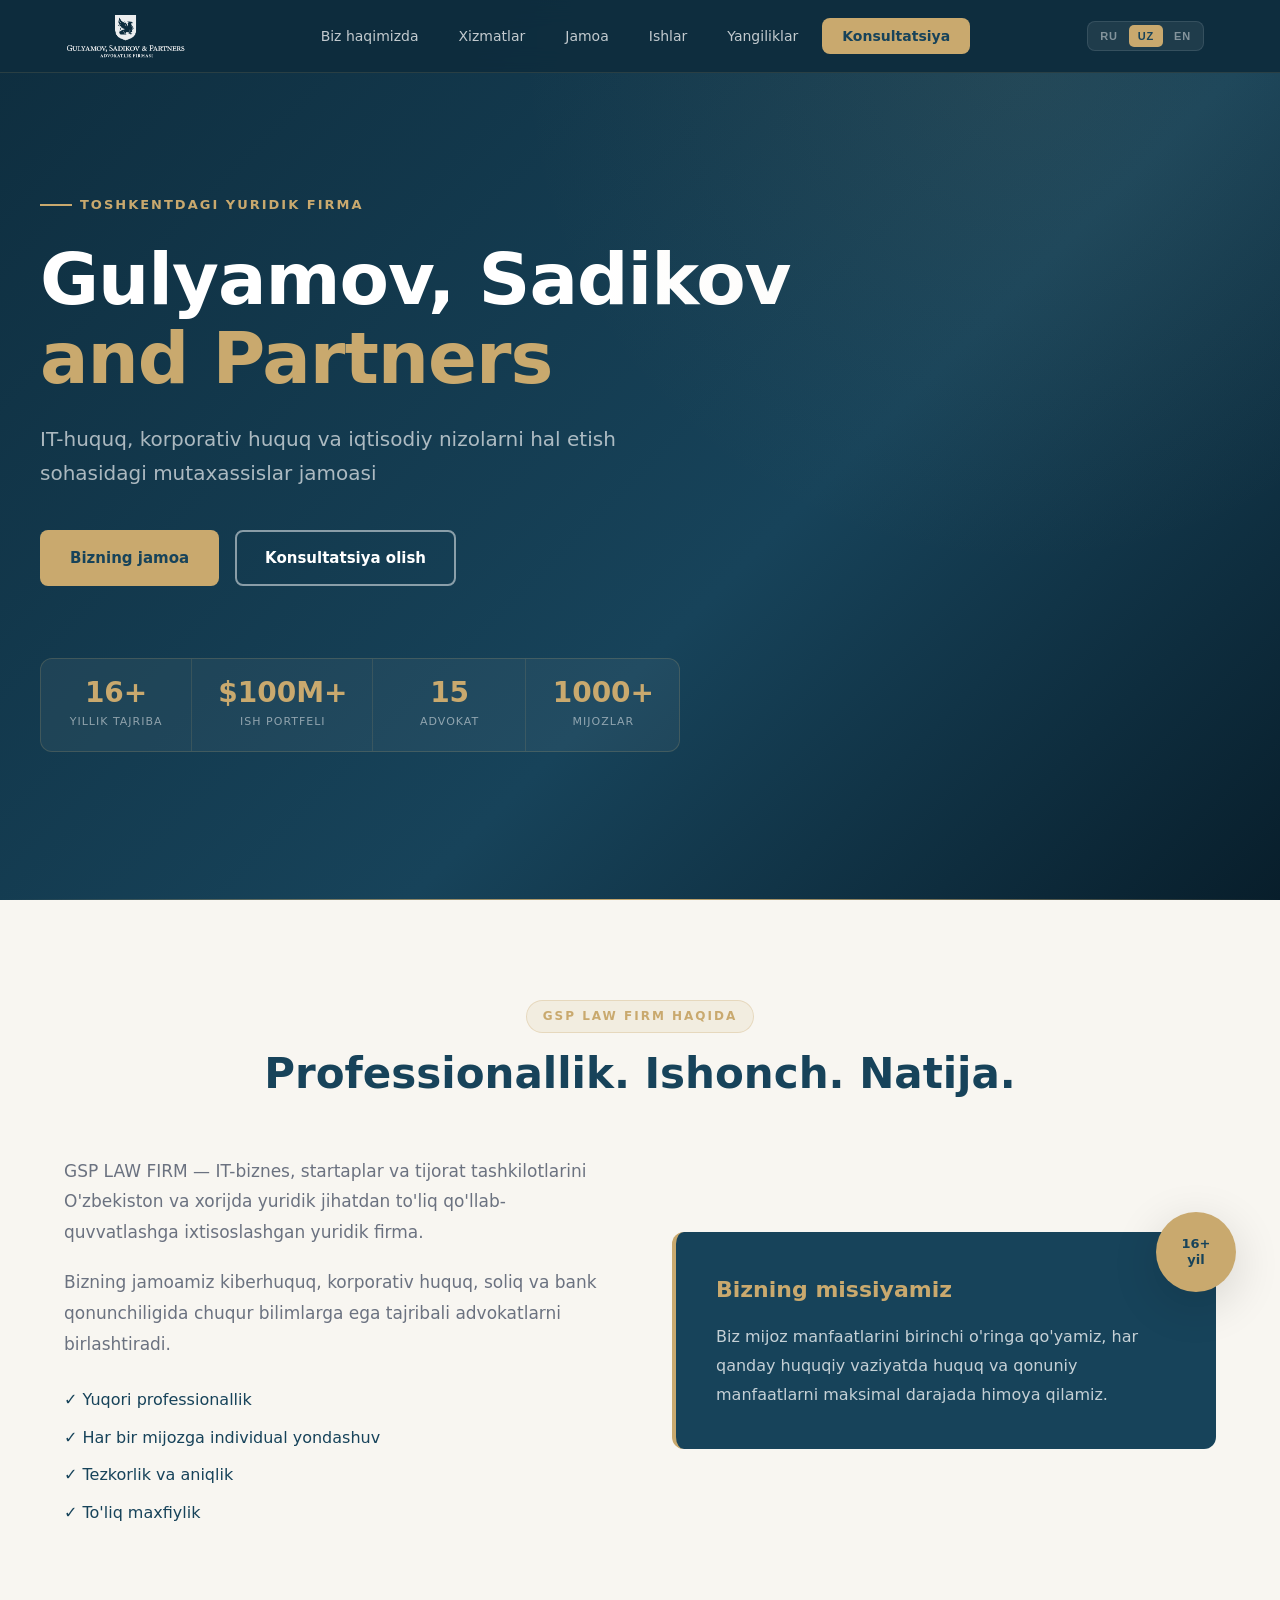
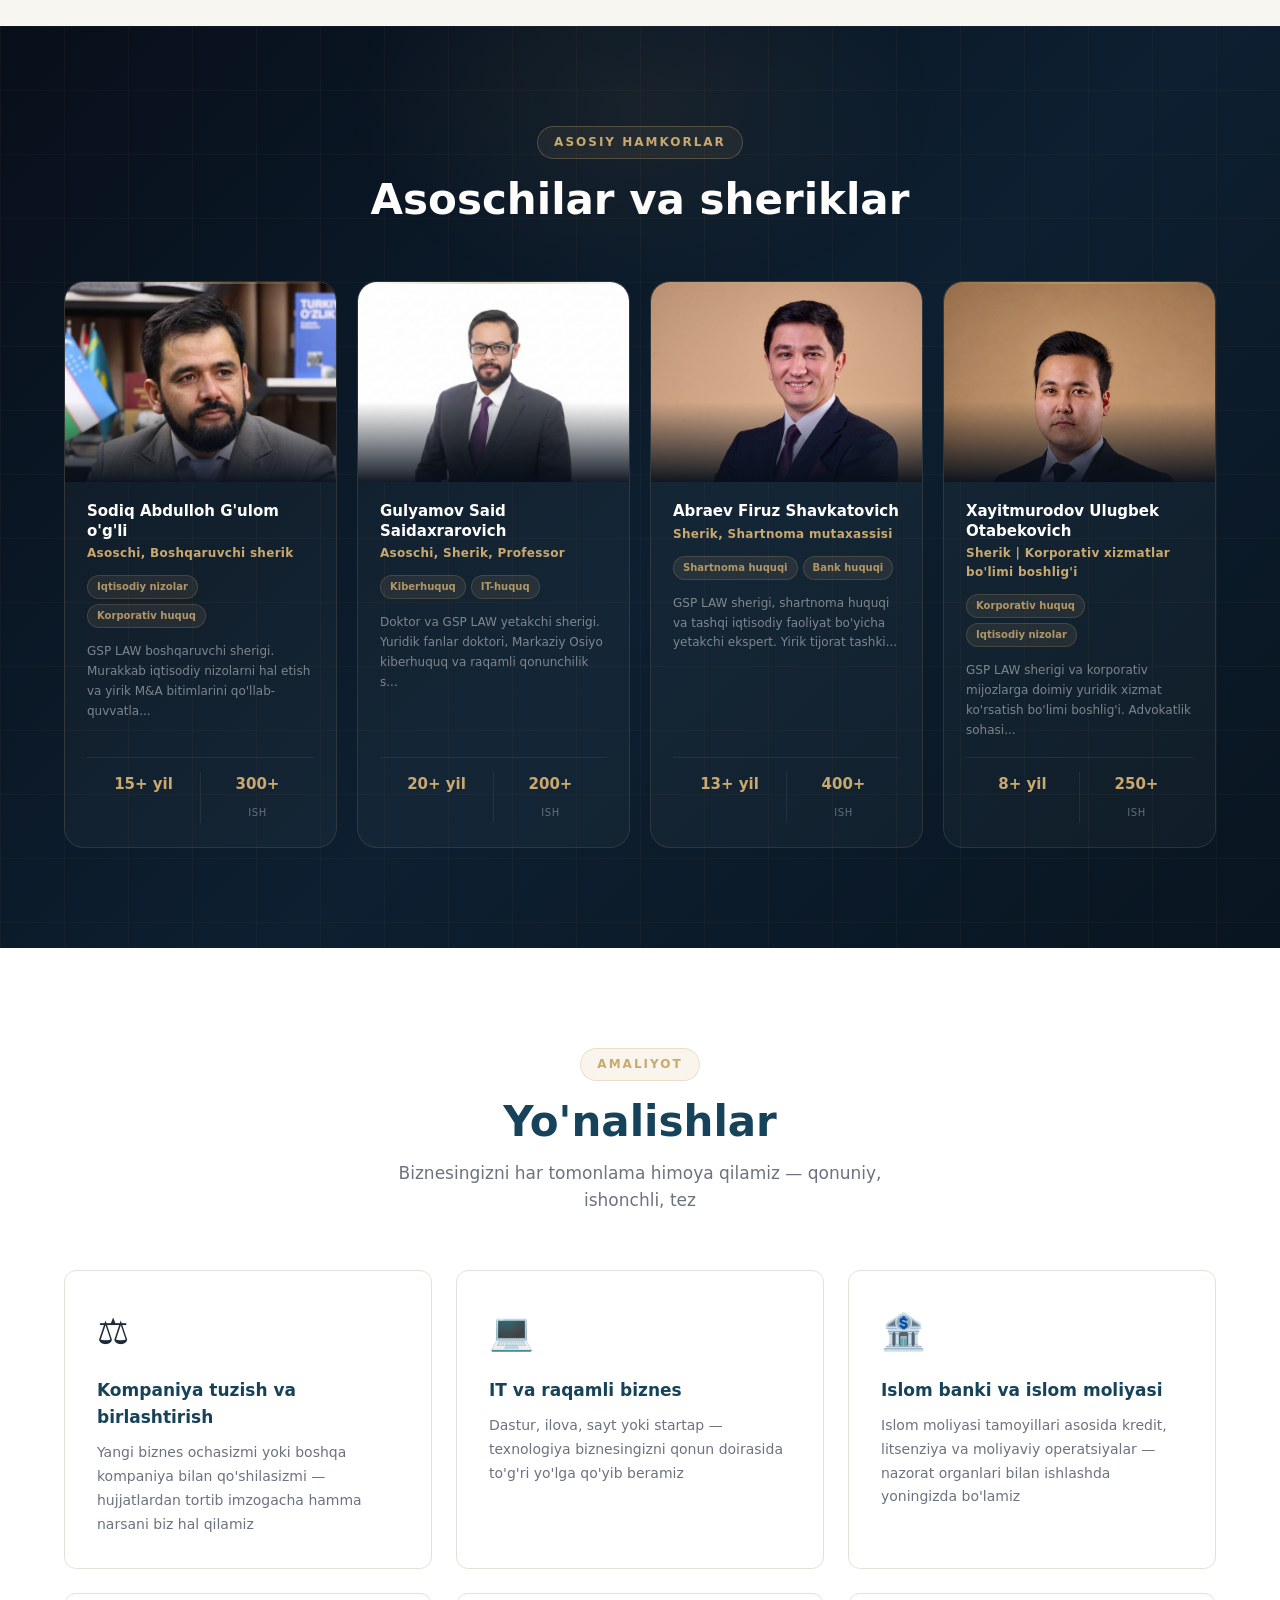
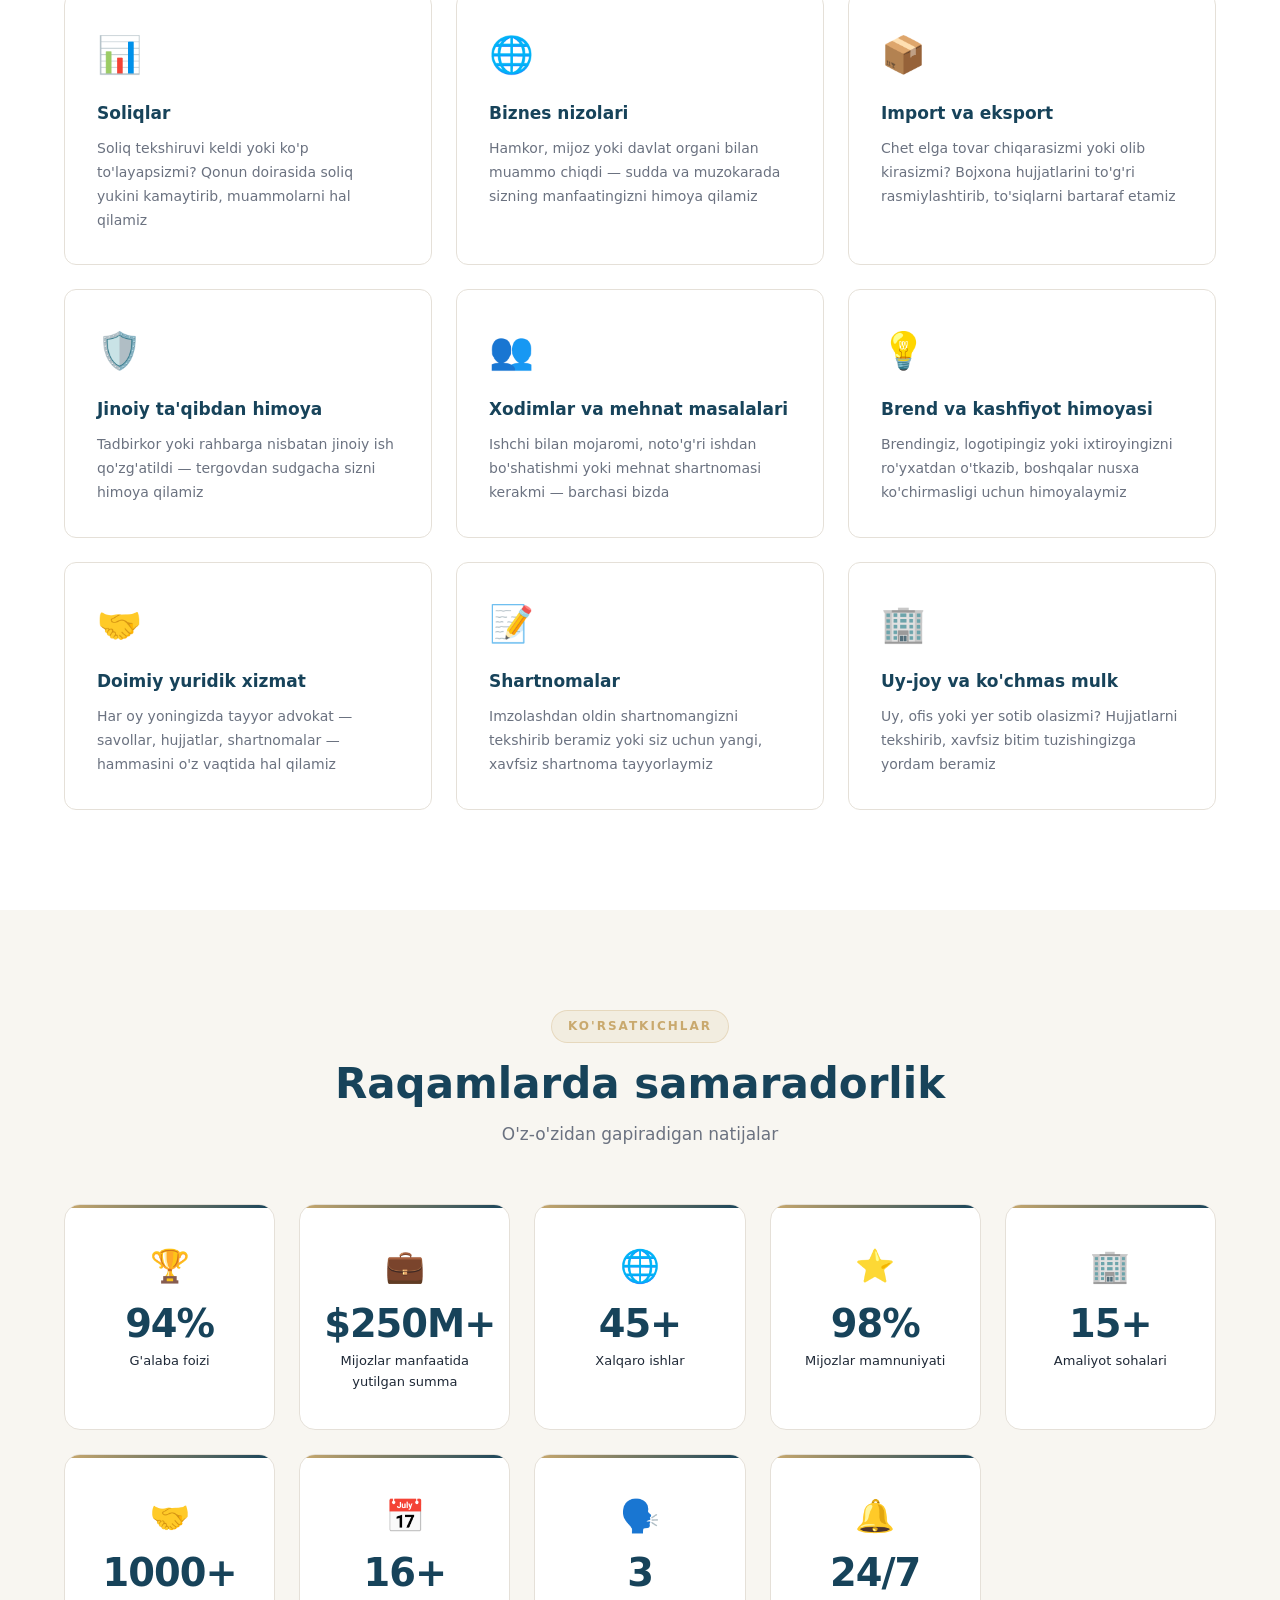
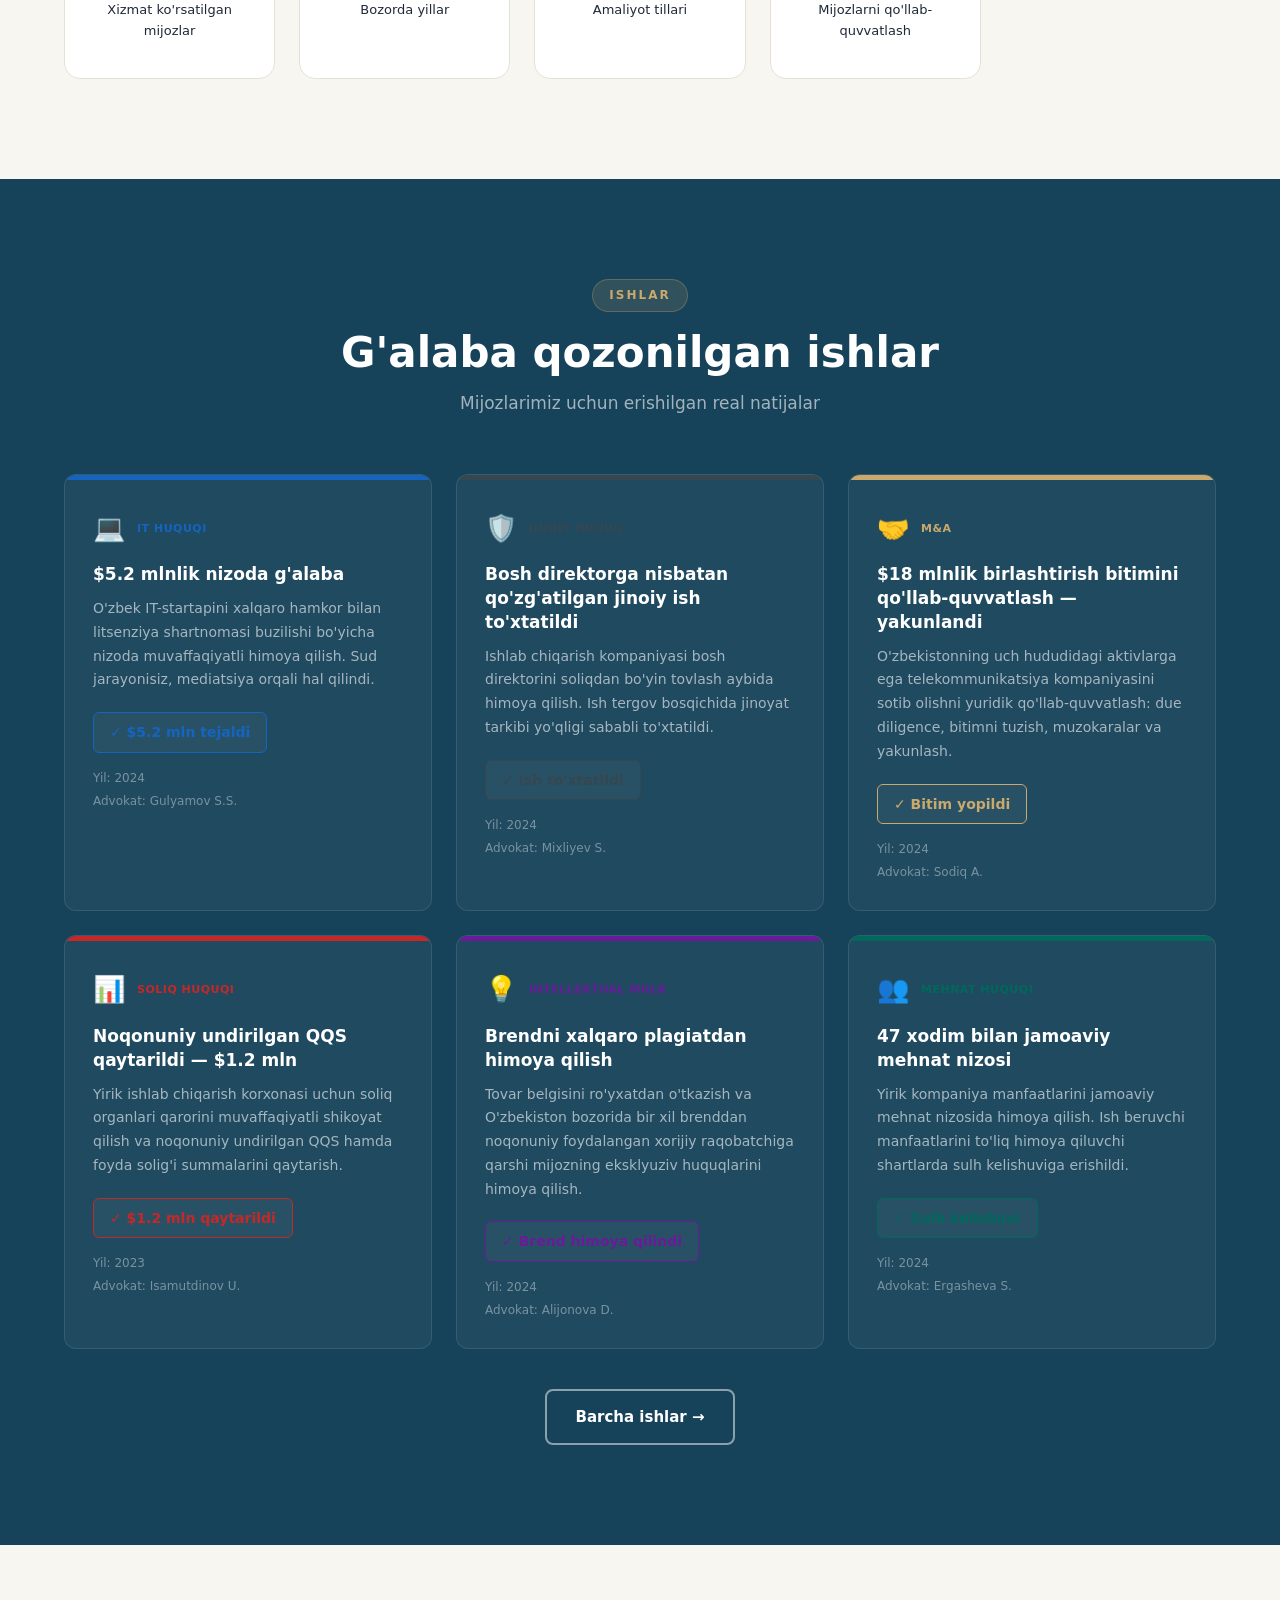
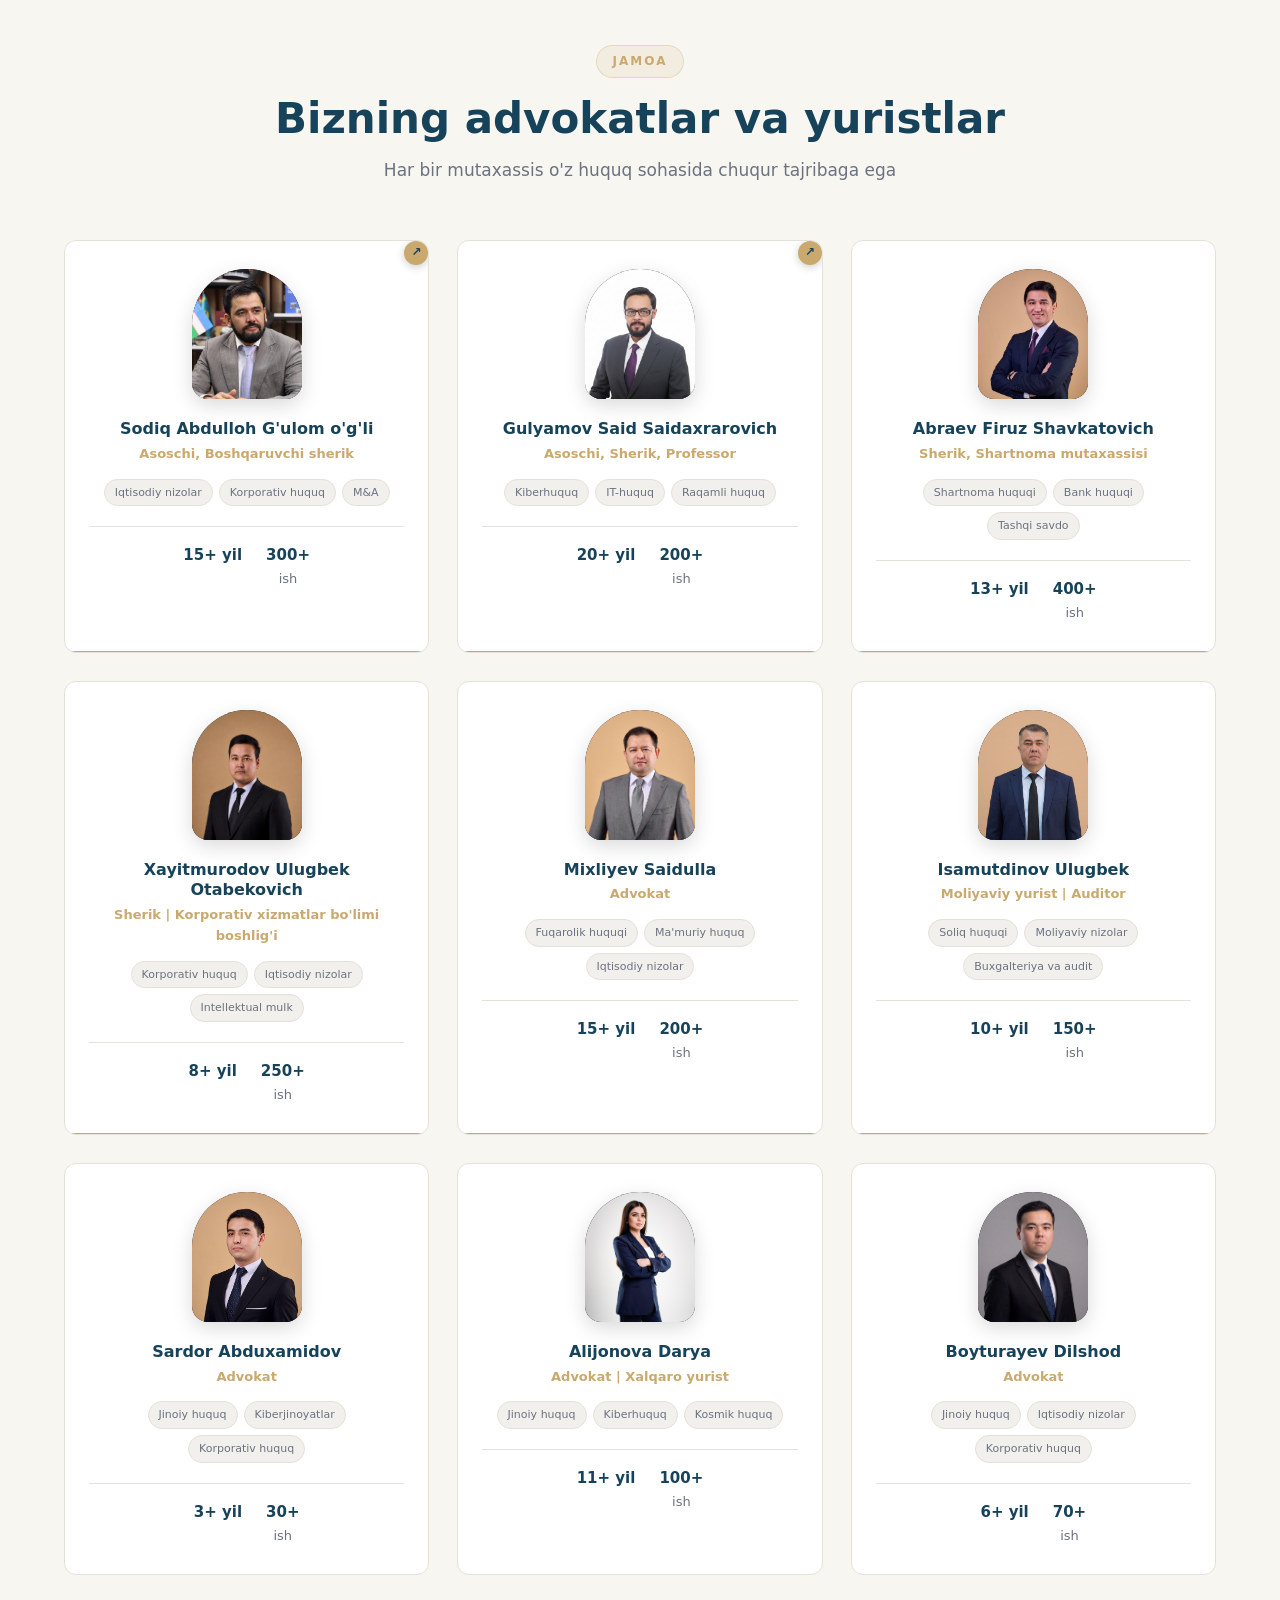
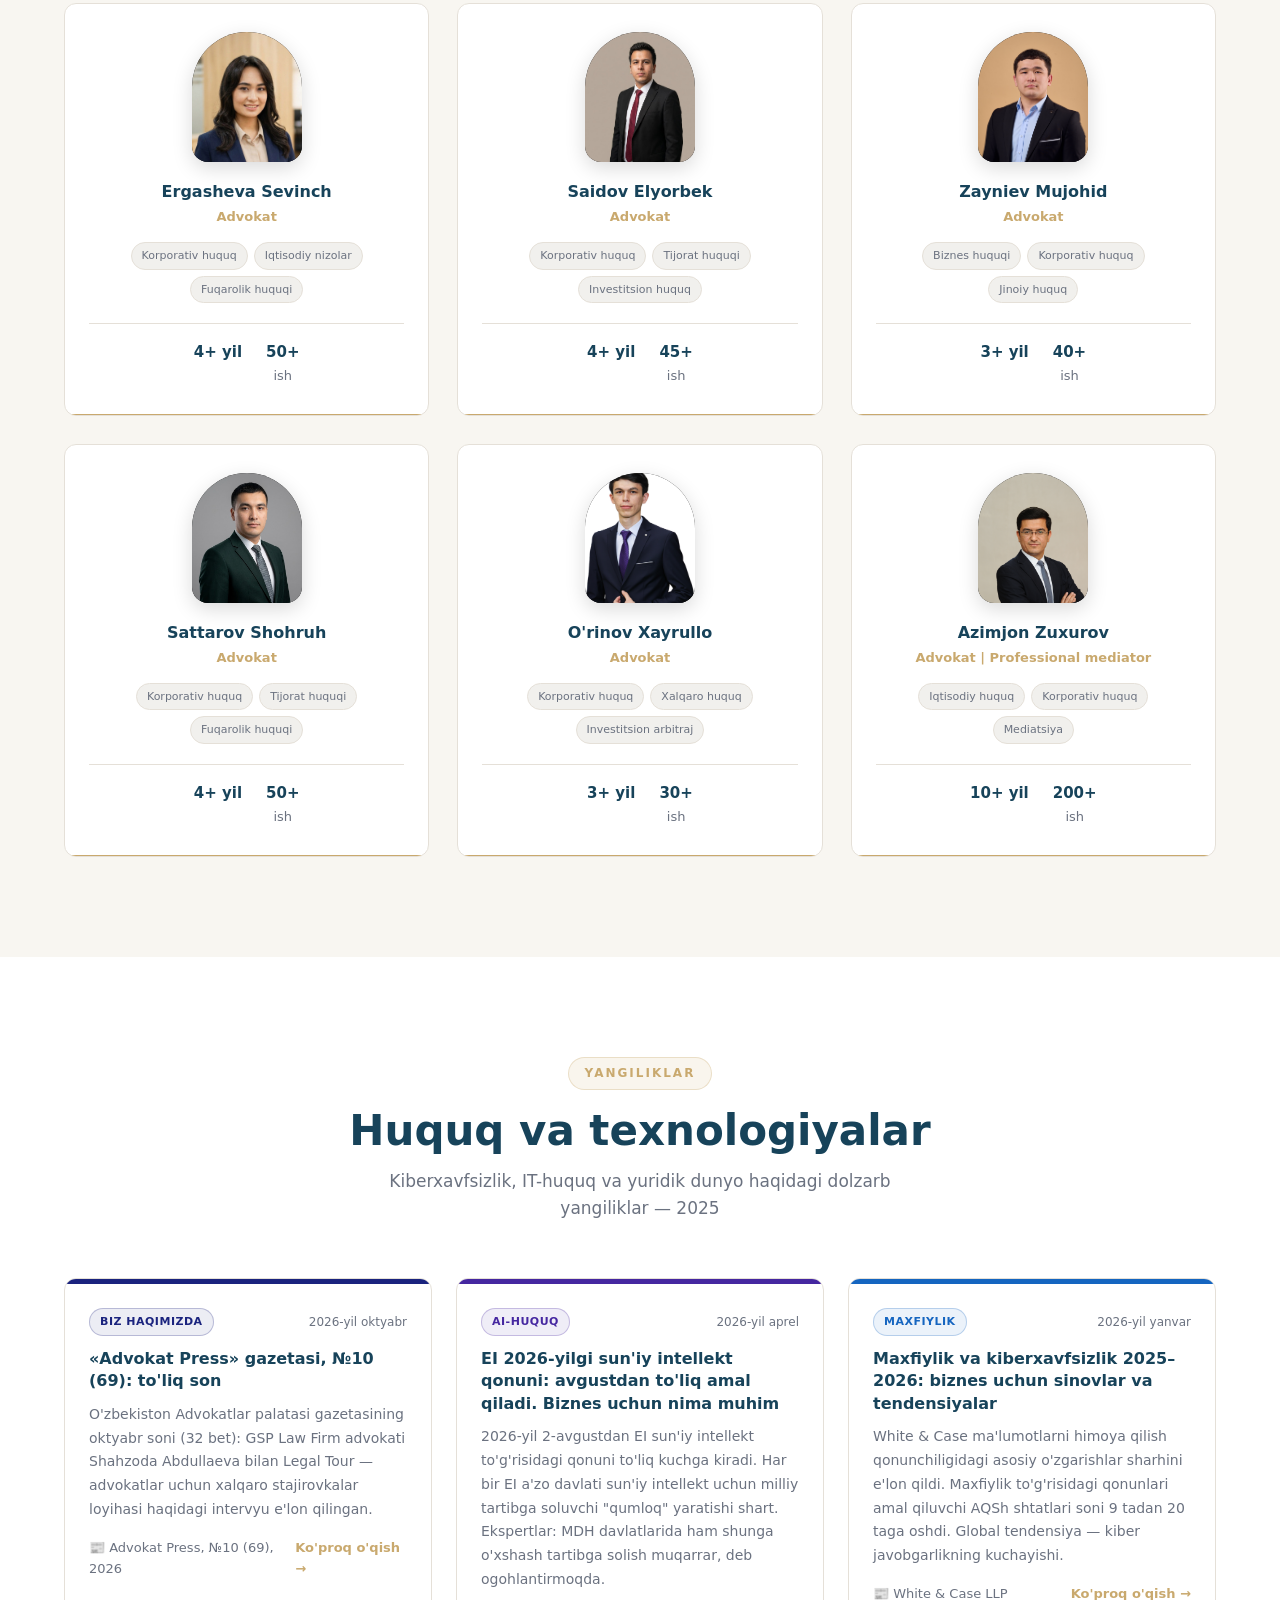
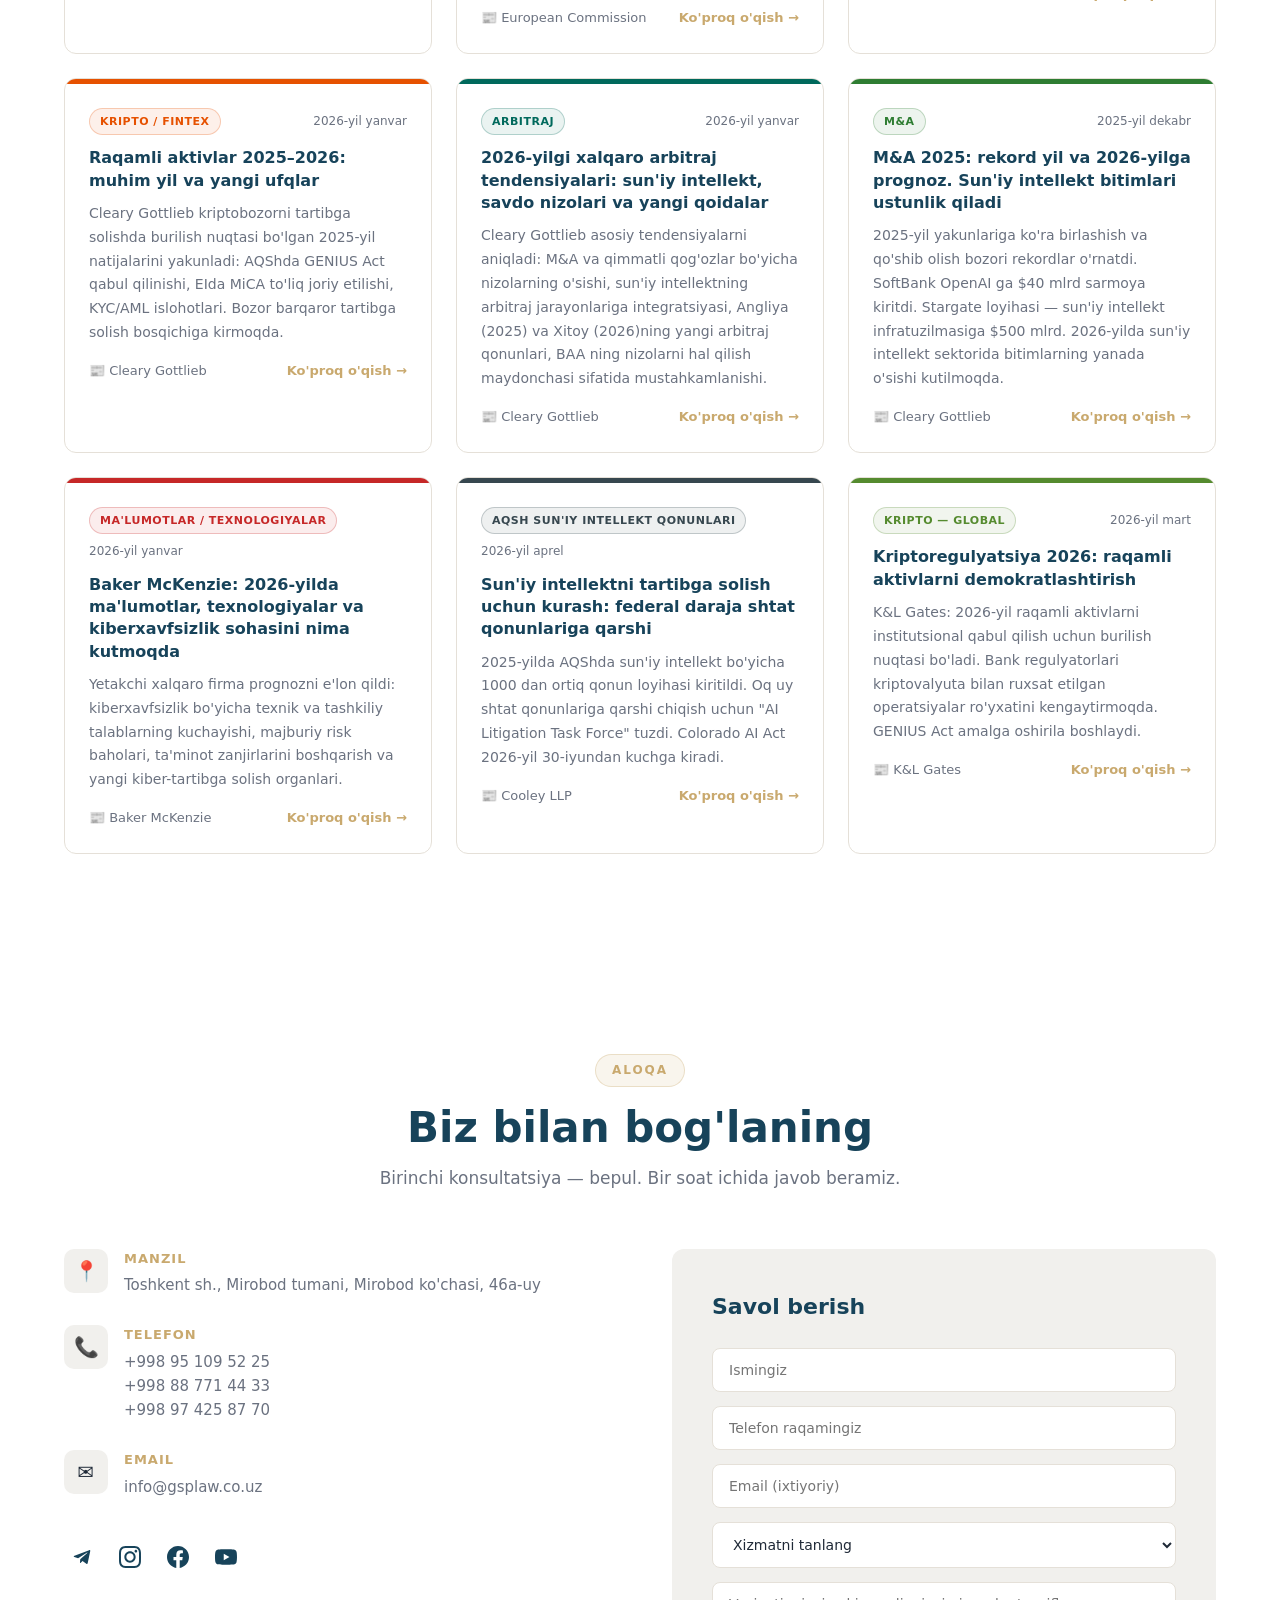
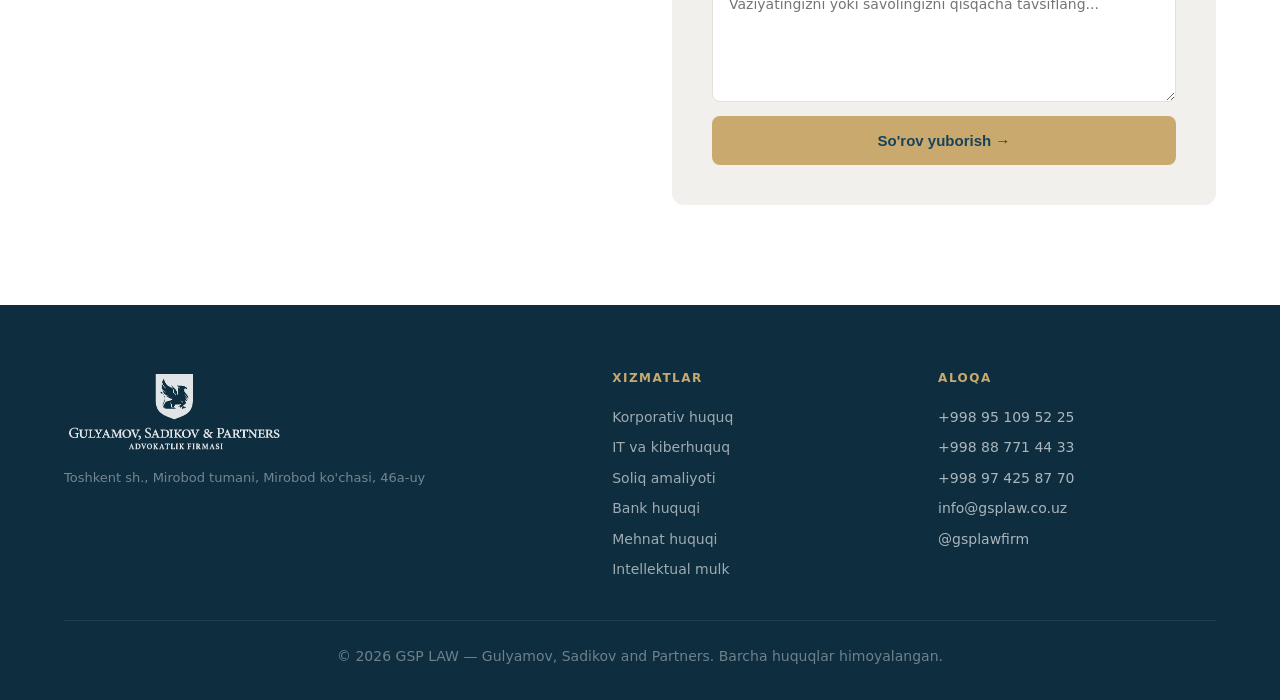
<file: index.html>
<!DOCTYPE html>
<html lang="uz">
<head>
  <meta charset="UTF-8">
  <meta name="viewport" content="width=device-width, initial-scale=1.0">
  <title>Адвокатская фирма Ташкент – GSP Law онлайн консультация</title>
  <meta name="description" content="Ведущая юридическая фирма Узбекистана. IT-право, корпоративное право, экономические споры.">
  <link rel="shortcut icon" href="favicon.png">
  <link rel="icon" type="image/png" sizes="32x32" href="favicon.png?v=3">
  <link rel="icon" type="image/png" sizes="64x64" href="logo-shield.png?v=3">
  <link rel="stylesheet" href="style.css">
</head>
<body>

<!-- NAVBAR -->
<nav class="navbar" id="navbar">
  <div class="container">
    <a href="index.html" class="nav-logo">
      <img src="logo-full.png" alt="GSP LAW" class="nav-logo-full-img">
    </a>
    <ul class="nav-links" id="navLinks">
      <li><a href="#about" data-i18n="nav.about">О нас</a></li>
      <li><a href="#services" data-i18n="nav.services">Услуги</a></li>
      <li><a href="#lawyers" data-i18n="nav.team">Команда</a></li>
      <li><a href="cases.html" data-i18n="nav.cases">Кейсы</a></li>
      <li><a href="#news" data-i18n="nav.news">Новости</a></li>
      <li><a href="#contact" class="nav-cta" data-i18n="nav.consult">Консультация</a></li>
    </ul>
    <div class="lang-switcher">
      <button class="lang-btn" data-lang="ru" onclick="setLang('ru')">RU</button>
      <button class="lang-btn active" data-lang="uz" onclick="setLang('uz')">UZ</button>
      <button class="lang-btn" data-lang="en" onclick="setLang('en')">EN</button>
    </div>
    <button class="nav-toggle" id="navToggle" onclick="toggleMenu()" aria-label="Меню">
      <span></span><span></span><span></span>
    </button>
  </div>
</nav>

<!-- HERO -->
<section class="hero">
  <div class="hero-content">
    <p class="hero-tag" data-i18n="hero.tag">Юридическая фирма в Ташкенте</p>
    <h1>Gulyamov, Sadikov<br><span>and Partners</span></h1>
    <p class="hero-desc" data-i18n="hero.desc">Узкопрофильная команда экспертов в сфере IT-права, корпоративного права и разрешения экономических споров</p>
    <div class="hero-btns">
      <a href="#lawyers" class="btn btn-primary" data-i18n="hero.btn1">Наша команда</a>
      <a href="#contact" class="btn btn-outline" data-i18n="hero.btn2">Получить консультацию</a>
    </div>
    <div class="hero-stats" id="heroStats"></div>
  </div>
</section>

<!-- ABOUT -->
<section id="about" class="about">
  <div class="container">
    <div class="section-header">
      <span class="section-tag" data-i18n="about.sTag">О фирме</span>
      <h2 data-i18n="about.sTitle">Профессионализм. Доверие. Результат.</h2>
    </div>
    <div class="about-grid">
      <div class="about-text">
        <p data-i18n="about.p1">GSP LAW — узкопрофильная юридическая фирма, специализирующаяся на комплексном правовом сопровождении IT-бизнеса, стартапов и коммерческих организаций в Узбекистане и за рубежом.</p>
        <p data-i18n="about.p2">Наша команда объединяет опытных адвокатов с глубокими знаниями в области киберправа, корпоративного права, налогового и банковского законодательства.</p>
        <ul class="about-list" id="aboutList">
          <li>✓ Высокий профессионализм</li>
          <li>✓ Индивидуальный подход к каждому клиенту</li>
          <li>✓ Оперативность и чёткость в работе</li>
          <li>✓ Абсолютная конфиденциальность</li>
        </ul>
      </div>
      <div class="about-image">
        <div class="about-card">
          <h3 data-i18n="about.mTitle">Наша миссия</h3>
          <p data-i18n="about.mText">Мы ставим интересы клиента на первое место, обеспечивая максимальную защиту прав и законных интересов в любой правовой ситуации.</p>
        </div>
        <div class="about-badge">16+<br><span data-i18n="about.yearsLabel">лет</span></div>
      </div>
    </div>
  </div>
</section>

<!-- KEY PARTNERS -->
<section class="partners-section">
  <div class="container">
    <div class="section-header">
      <span class="section-tag" data-i18n="about.teamTag">Ключевые партнёры</span>
      <h2 data-i18n="about.teamTitle">Основатели и партнёры</h2>
    </div>
    <div class="partners-grid" id="partnersGrid"></div>
  </div>
</section>

<!-- SERVICES -->
<section id="services" class="services">
  <div class="container">
    <div class="section-header">
      <span class="section-tag" data-i18n="services.sTag">Практика</span>
      <h2 data-i18n="services.sTitle">Области права</h2>
      <p data-i18n="services.sDesc">Комплексное юридическое сопровождение бизнеса по всем ключевым направлениям</p>
    </div>
    <div class="services-grid" id="servicesGrid"></div>
  </div>
</section>

<!-- METRICS -->
<section id="metrics" class="metrics-section">
  <div class="container">
    <div class="section-header">
      <span class="section-tag" data-i18n="metrics.sTag">Показатели</span>
      <h2 data-i18n="metrics.sTitle">Эффективность в цифрах</h2>
      <p data-i18n="metrics.sDesc">Результаты, которые говорят сами за себя</p>
    </div>
    <div class="metrics-grid" id="metricsGrid"></div>
  </div>
</section>

<!-- CASES -->
<section id="cases" class="cases-section">
  <div class="container">
    <div class="section-header">
      <span class="section-tag" data-i18n="cases.sTag">Кейсы</span>
      <h2 data-i18n="cases.sTitle">Выигранные дела</h2>
      <p data-i18n="cases.sDesc">Реальные результаты, которых мы добились для наших клиентов</p>
    </div>
    <div class="cases-grid" id="casesGrid"></div>
    <div style="text-align:center;margin-top:40px;">
      <a href="cases.html" class="btn btn-outline" data-i18n="cases.allCasesBtn">Все кейсы →</a>
    </div>
  </div>
</section>

<!-- LAWYERS -->
<section id="lawyers" class="lawyers">
  <div class="container">
    <div class="section-header">
      <span class="section-tag" data-i18n="lawyers.sTag">Команда</span>
      <h2 data-i18n="lawyers.sTitle">Наши адвокаты и юристы</h2>
      <p data-i18n="lawyers.sDesc">Каждый специалист имеет глубокую экспертизу в своей области права и реальный опыт работы</p>
    </div>
    <div class="lawyers-grid" id="lawyersGrid"></div>
  </div>
</section>

<!-- NEWS -->
<section id="news" class="news-section">
  <div class="container">
    <div class="section-header">
      <span class="section-tag" data-i18n="news.sTag">Новости</span>
      <h2 data-i18n="news.sTitle">Право и технологии</h2>
      <p data-i18n="news.sDesc">Актуальные новости о кибербезопасности, IT-праве и юридическом мире — 2025</p>
    </div>
    <div class="news-grid" id="newsGrid"></div>
  </div>
</section>

<!-- CONTACT -->
<section id="contact" class="contact">
  <div class="container">
    <div class="section-header">
      <span class="section-tag" data-i18n="contact.sTag">Контакты</span>
      <h2 data-i18n="contact.sTitle">Свяжитесь с нами</h2>
      <p data-i18n="contact.sDesc">Первая консультация — бесплатно. Мы ответим в течение часа.</p>
    </div>
    <div class="contact-grid">
      <div class="contact-info">
        <div class="contact-item">
          <div class="contact-icon">📍</div>
          <div>
            <h4 data-i18n="contact.addr">Адрес</h4>
            <p id="ci-address"></p>
          </div>
        </div>
        <div class="contact-item">
          <div class="contact-icon">📞</div>
          <div>
            <h4 data-i18n="contact.phone">Телефон</h4>
            <p id="ci-phone1"></p>
            <p id="ci-phone2"></p>
            <p id="ci-phone3"></p>
          </div>
        </div>
        <div class="contact-item">
          <div class="contact-icon">✉️</div>
          <div>
            <h4 data-i18n="contact.email">Email</h4>
            <p id="ci-email"></p>
          </div>
        </div>
        <div class="social-links">
          <a id="ci-tg" class="social-icon-btn social-tg" target="_blank" rel="noopener" aria-label="Telegram">
            <svg viewBox="0 0 24 24" fill="currentColor"><path d="M9.78 18.65l.28-4.23 7.68-6.92c.34-.31-.07-.46-.52-.19L7.74 13.3 3.64 12c-.88-.25-.89-.86.2-1.3l15.97-6.16c.73-.33 1.43.18 1.15 1.3l-2.72 12.81c-.19.91-.74 1.13-1.5.71L12.6 16.3l-1.99 1.93c-.23.23-.42.42-.83.42z"/></svg>
          </a>
          <a id="ci-ig" class="social-icon-btn social-ig" target="_blank" rel="noopener" aria-label="Instagram">
            <svg viewBox="0 0 24 24" fill="currentColor"><path d="M12 2.163c3.204 0 3.584.012 4.85.07 3.252.148 4.771 1.691 4.919 4.919.058 1.265.069 1.645.069 4.849 0 3.205-.012 3.584-.069 4.849-.149 3.225-1.664 4.771-4.919 4.919-1.266.058-1.644.07-4.85.07-3.204 0-3.584-.012-4.849-.07-3.26-.149-4.771-1.699-4.919-4.92-.058-1.265-.07-1.644-.07-4.849 0-3.204.013-3.583.07-4.849.149-3.227 1.664-4.771 4.919-4.919 1.266-.057 1.645-.069 4.849-.069zm0-2.163c-3.259 0-3.667.014-4.947.072-4.358.2-6.78 2.618-6.98 6.98-.059 1.281-.073 1.689-.073 4.948 0 3.259.014 3.668.072 4.948.2 4.358 2.618 6.78 6.98 6.98 1.281.058 1.689.072 4.948.072 3.259 0 3.668-.014 4.948-.072 4.354-.2 6.782-2.618 6.979-6.98.059-1.28.073-1.689.073-4.948 0-3.259-.014-3.667-.072-4.947-.196-4.354-2.617-6.78-6.979-6.98-1.281-.059-1.69-.073-4.949-.073zm0 5.838c-3.403 0-6.162 2.759-6.162 6.162s2.759 6.163 6.162 6.163 6.162-2.759 6.162-6.163c0-3.403-2.759-6.162-6.162-6.162zm0 10.162c-2.209 0-4-1.79-4-4 0-2.209 1.791-4 4-4s4 1.791 4 4c0 2.21-1.791 4-4 4zm6.406-11.845c-.796 0-1.441.645-1.441 1.44s.645 1.44 1.441 1.44c.795 0 1.439-.645 1.439-1.44s-.644-1.44-1.439-1.44z"/></svg>
          </a>
          <a id="ci-fb" class="social-icon-btn social-fb" target="_blank" rel="noopener" aria-label="Facebook">
            <svg viewBox="0 0 24 24" fill="currentColor"><path d="M24 12.073c0-6.627-5.373-12-12-12s-12 5.373-12 12c0 5.99 4.388 10.954 10.125 11.854v-8.385H7.078v-3.47h3.047V9.43c0-3.007 1.792-4.669 4.533-4.669 1.312 0 2.686.235 2.686.235v2.953H15.83c-1.491 0-1.956.925-1.956 1.874v2.25h3.328l-.532 3.47h-2.796v8.385C19.612 23.027 24 18.062 24 12.073z"/></svg>
          </a>
          <a id="ci-yt" class="social-icon-btn social-yt" target="_blank" rel="noopener" aria-label="YouTube">
            <svg viewBox="0 0 24 24" fill="currentColor"><path d="M23.498 6.186a3.016 3.016 0 0 0-2.122-2.136C19.505 3.545 12 3.545 12 3.545s-7.505 0-9.377.505A3.017 3.017 0 0 0 .502 6.186C0 8.07 0 12 0 12s0 3.93.502 5.814a3.016 3.016 0 0 0 2.122 2.136c1.871.505 9.376.505 9.376.505s7.505 0 9.377-.505a3.015 3.015 0 0 0 2.122-2.136C24 15.93 24 12 24 12s0-3.93-.502-5.814zM9.545 15.568V8.432L15.818 12l-6.273 3.568z"/></svg>
          </a>
        </div>
      </div>
      <div class="contact-form">
        <h3 data-i18n="contact.formTitle">Задать вопрос</h3>
        <div class="form-success" id="formSuccess"></div>
        <form onsubmit="submitForm(event)" style="display:flex;flex-direction:column;gap:14px;">
          <input type="text" data-i18n-ph="contact.ph.name" placeholder="Ваше имя" required>
          <input type="tel" data-i18n-ph="contact.ph.tel" placeholder="Номер телефона" required>
          <input type="email" data-i18n-ph="contact.ph.email" placeholder="Email (необязательно)">
          <select class="contact-svc-select">
            <option value="">Выберите услугу</option>
            <option>Корпоративное право и M&A</option>
            <option>IT и киберправо</option>
            <option>Налоговая практика</option>
            <option>Банковское и финансовое право</option>
            <option>Трудовое право</option>
            <option>Интеллектуальная собственность</option>
            <option>Таможенное право</option>
            <option>Уголовная защита бизнеса</option>
            <option>Экономические споры</option>
            <option>Другое</option>
          </select>
          <textarea data-i18n-ph="contact.ph.msg" placeholder="Кратко опишите вашу ситуацию или вопрос..." rows="4"></textarea>
          <button type="submit" class="btn btn-primary" style="width:100%;justify-content:center;" data-i18n="contact.submit">Отправить запрос →</button>
        </form>
      </div>
    </div>
  </div>
</section>

<!-- FOOTER -->
<footer class="footer">
  <div class="container">
    <div class="footer-grid">
      <div>
        <img src="logo-full.png" alt="GSP LAW" class="footer-logo-full">
        <p id="f-address" style="font-size:13px;margin-top:14px;opacity:0.65;line-height:1.6;"></p>
      </div>
      <div>
        <h4 data-i18n="footer.sTitle">Услуги</h4>
        <ul class="footer-services-list">
          <li><a href="#services">Корпоративное право</a></li>
          <li><a href="#services">IT и киберправо</a></li>
          <li><a href="#services">Налоговая практика</a></li>
          <li><a href="#services">Банковское право</a></li>
          <li><a href="#services">Трудовое право</a></li>
          <li><a href="#services">Интеллект. собственность</a></li>
        </ul>
      </div>
      <div>
        <h4 data-i18n="footer.cTitle">Контакты</h4>
        <div style="display:flex;flex-direction:column;gap:8px;">
          <p id="f-phone1" style="font-size:14px;"></p>
          <p id="f-phone2" style="font-size:14px;"></p>
          <p id="f-phone3" style="font-size:14px;"></p>
          <p id="f-email" style="font-size:14px;"></p>
          <a href="https://t.me/gsplawfirm" target="_blank" style="font-size:14px;color:rgba(255,255,255,0.65);">@gsplawfirm</a>
        </div>
      </div>
    </div>
    <div class="footer-bottom">
      <p data-i18n="footer.rights">© 2026 GSP LAW — Gulyamov, Sadikov and Partners. Все права защищены.</p>
    </div>
  </div>
</footer>

<script src="data.js?v=11"></script>
<script src="app.js?v=11"></script>
</body>
</html>
</file>
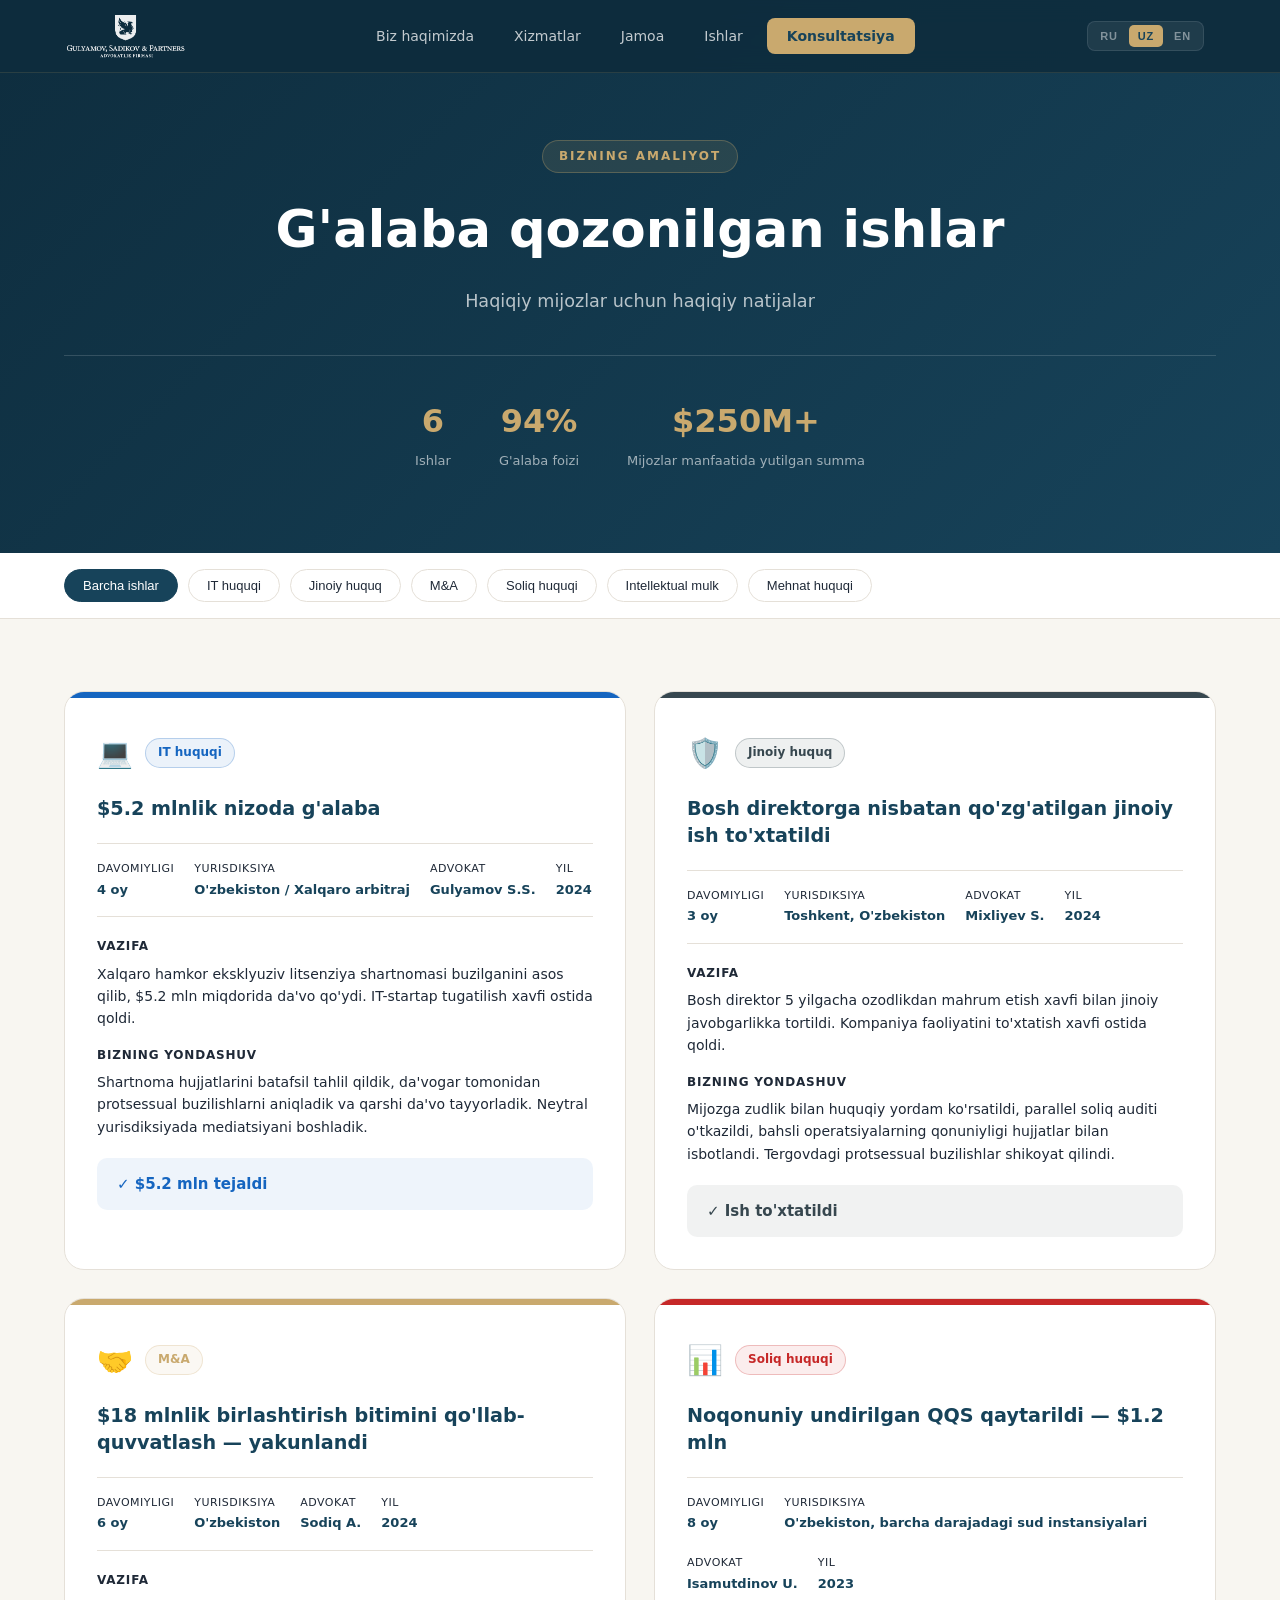
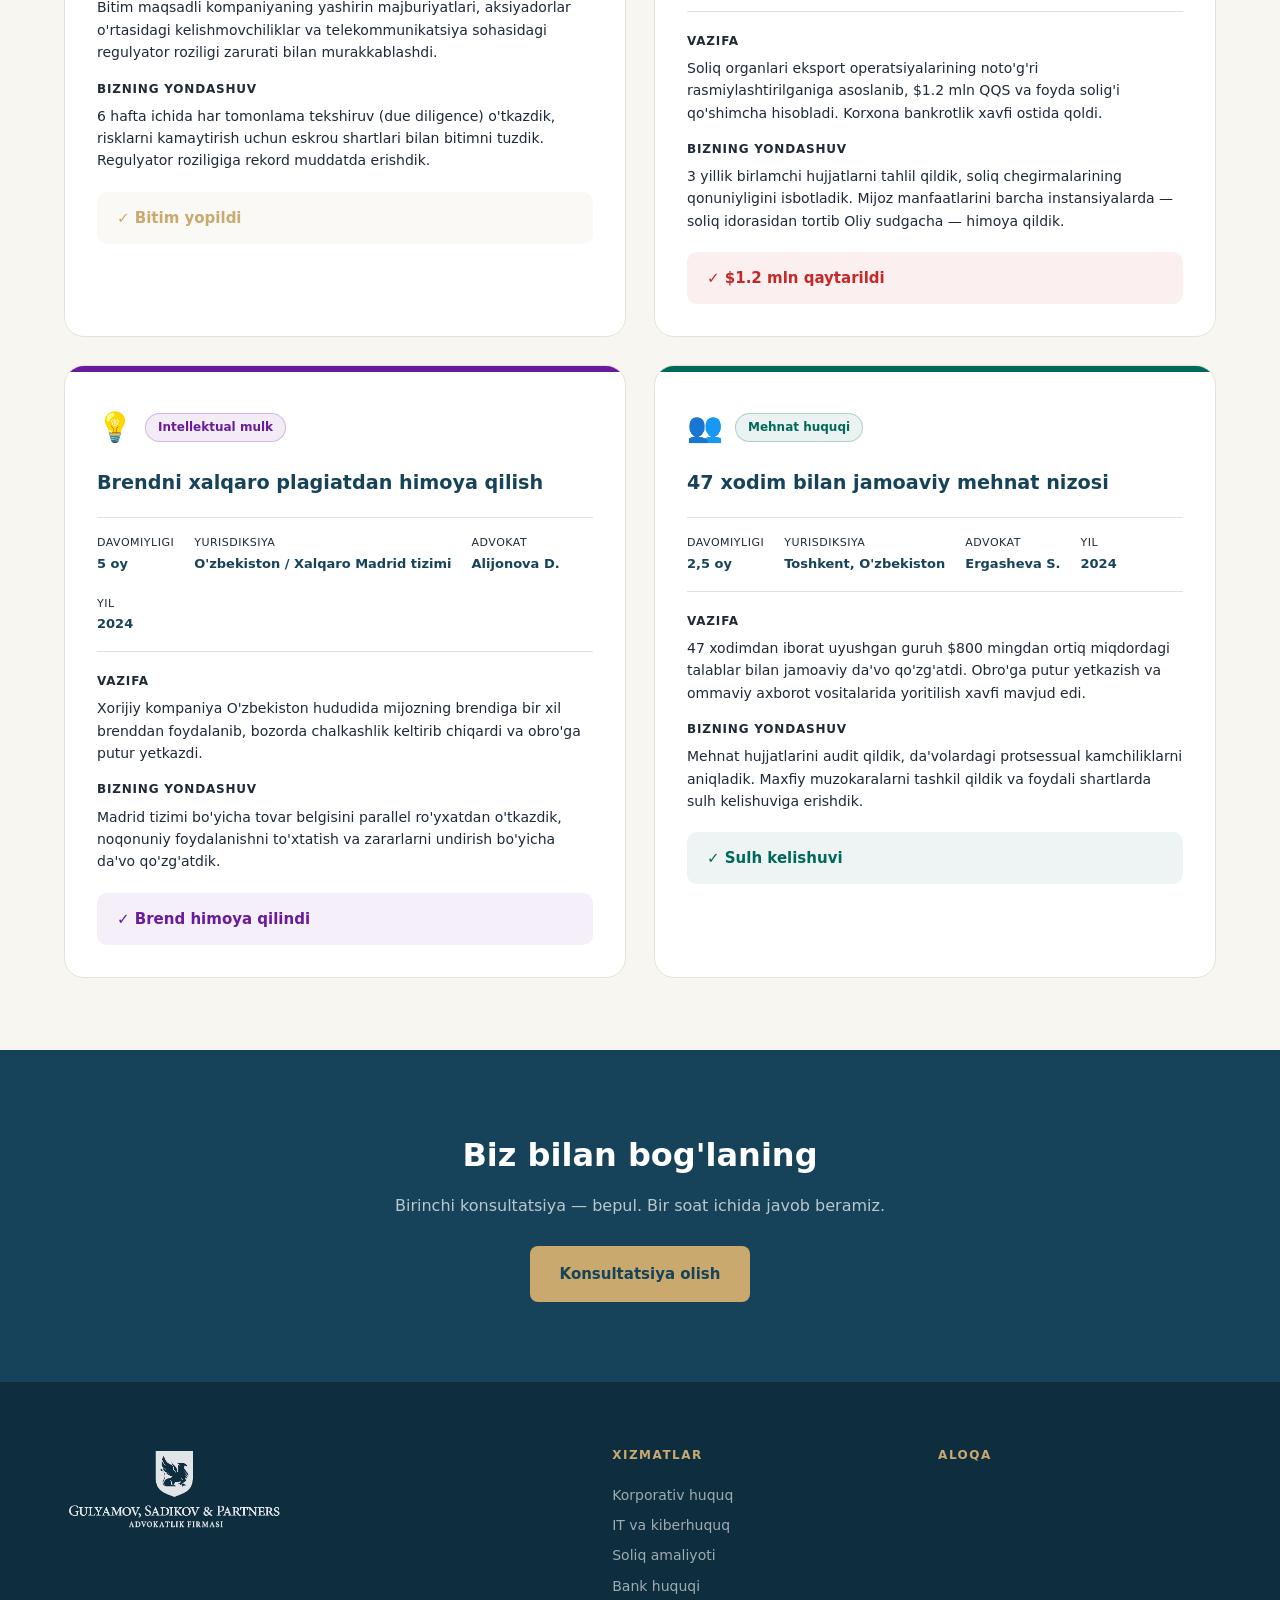
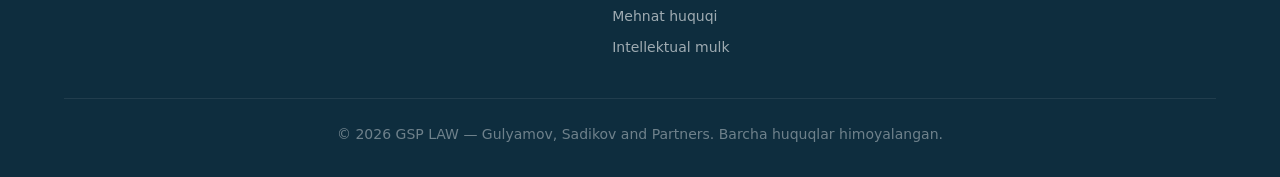
<file: cases.html>
<!DOCTYPE html>
<html lang="uz">
<head>
  <meta charset="UTF-8">
  <meta name="viewport" content="width=device-width, initial-scale=1.0">
  <title>Выигранные дела — GSP LAW</title>
  <meta name="description" content="Реальные результаты GSP LAW — выигранные дела в сфере IT-права, M&A, налогового и корпоративного права.">
  <link rel="shortcut icon" href="favicon.png">
  <link rel="icon" type="image/png" sizes="32x32" href="favicon.png?v=3">
  <link rel="icon" type="image/png" sizes="64x64" href="logo-shield.png?v=3">
  <link rel="stylesheet" href="style.css">
</head>
<body class="cases-page">

<!-- NAVBAR -->
<nav class="navbar" id="navbar">
  <div class="container">
    <a href="index.html" class="nav-logo">
      <img src="logo-full.png" alt="GSP LAW" class="nav-logo-full-img">
    </a>
    <ul class="nav-links" id="navLinks">
      <li><a href="index.html#about" data-i18n="nav.about">О нас</a></li>
      <li><a href="index.html#services" data-i18n="nav.services">Услуги</a></li>
      <li><a href="index.html#lawyers" data-i18n="nav.team">Команда</a></li>
      <li><a href="cases.html" data-i18n="nav.cases">Кейсы</a></li>
      <li><a href="index.html#contact" class="nav-cta" data-i18n="nav.consult">Консультация</a></li>
    </ul>
    <div class="lang-switcher">
      <button class="lang-btn" data-lang="ru" onclick="setLang('ru')">RU</button>
      <button class="lang-btn active" data-lang="uz" onclick="setLang('uz')">UZ</button>
      <button class="lang-btn" data-lang="en" onclick="setLang('en')">EN</button>
    </div>
    <button class="nav-toggle" id="navToggle" onclick="toggleMenu()" aria-label="Меню">
      <span></span><span></span><span></span>
    </button>
  </div>
</nav>

<!-- CASES HERO -->
<section class="cases-hero">
  <div class="container">
    <div class="cases-hero-inner">
      <span class="section-tag" data-i18n="casesPage.heroTag">Наша практика</span>
      <h1 data-i18n="casesPage.heroTitle">Выигранные дела</h1>
      <p data-i18n="casesPage.heroDesc">Реальные результаты для реальных клиентов</p>
      <div class="cases-hero-stats" id="casesHeroStats"></div>
    </div>
  </div>
</section>

<!-- FILTER -->
<div class="cases-filter-bar">
  <div class="container">
    <div class="cases-filters" id="casesFilters"></div>
  </div>
</div>

<!-- CASES DETAIL GRID -->
<section class="cases-detail-section">
  <div class="container">
    <div class="cases-detail-grid" id="casesDetailGrid"></div>
  </div>
</section>

<!-- CTA -->
<section class="cases-cta">
  <div class="container">
    <div class="cases-cta-inner">
      <h2 data-i18n="contact.sTitle">Свяжитесь с нами</h2>
      <p data-i18n="contact.sDesc">Первая консультация — бесплатно. Мы ответим в течение часа.</p>
      <a href="index.html#contact" class="btn btn-primary" data-i18n="hero.btn2">Получить консультацию</a>
    </div>
  </div>
</section>

<!-- FOOTER -->
<footer class="footer">
  <div class="container">
    <div class="footer-grid">
      <div>
        <img src="logo-full.png" alt="GSP LAW" class="footer-logo-full">
        <p id="f-address-c" style="font-size:13px;margin-top:14px;"></p>
        <p id="f-email-c" style="font-size:13px;margin-top:4px;"></p>
      </div>
      <div>
        <h4 data-i18n="footer.sTitle">Услуги</h4>
        <ul class="footer-services-list">
          <li><a href="index.html#services">Корпоративное право</a></li>
          <li><a href="index.html#services">IT и киберправо</a></li>
          <li><a href="index.html#services">Налоговая практика</a></li>
          <li><a href="index.html#services">Банковское право</a></li>
        </ul>
      </div>
      <div>
        <h4 data-i18n="footer.cTitle">Контакты</h4>
        <p id="f-phone1-c" style="font-size:14px;margin-bottom:4px;"></p>
        <p id="f-phone2-c" style="font-size:14px;"></p>
      </div>
    </div>
    <div class="footer-bottom">
      <p data-i18n="footer.rights">© 2026 GSP LAW — Gulyamov, Sadikov and Partners. Все права защищены.</p>
    </div>
  </div>
</footer>

<script src="data.js?v=11"></script>
<script src="app.js?v=11"></script>
<script>
  function boot() {
    if (document.getElementById('casesDetailGrid').children.length) return;
    applyI18n();
    initCasesPage();
  }
  if (document.readyState === 'loading') {
    document.addEventListener('DOMContentLoaded', boot);
  } else {
    boot();
  }
  window.addEventListener('load', boot);
</script>
</body>
</html>
</file>
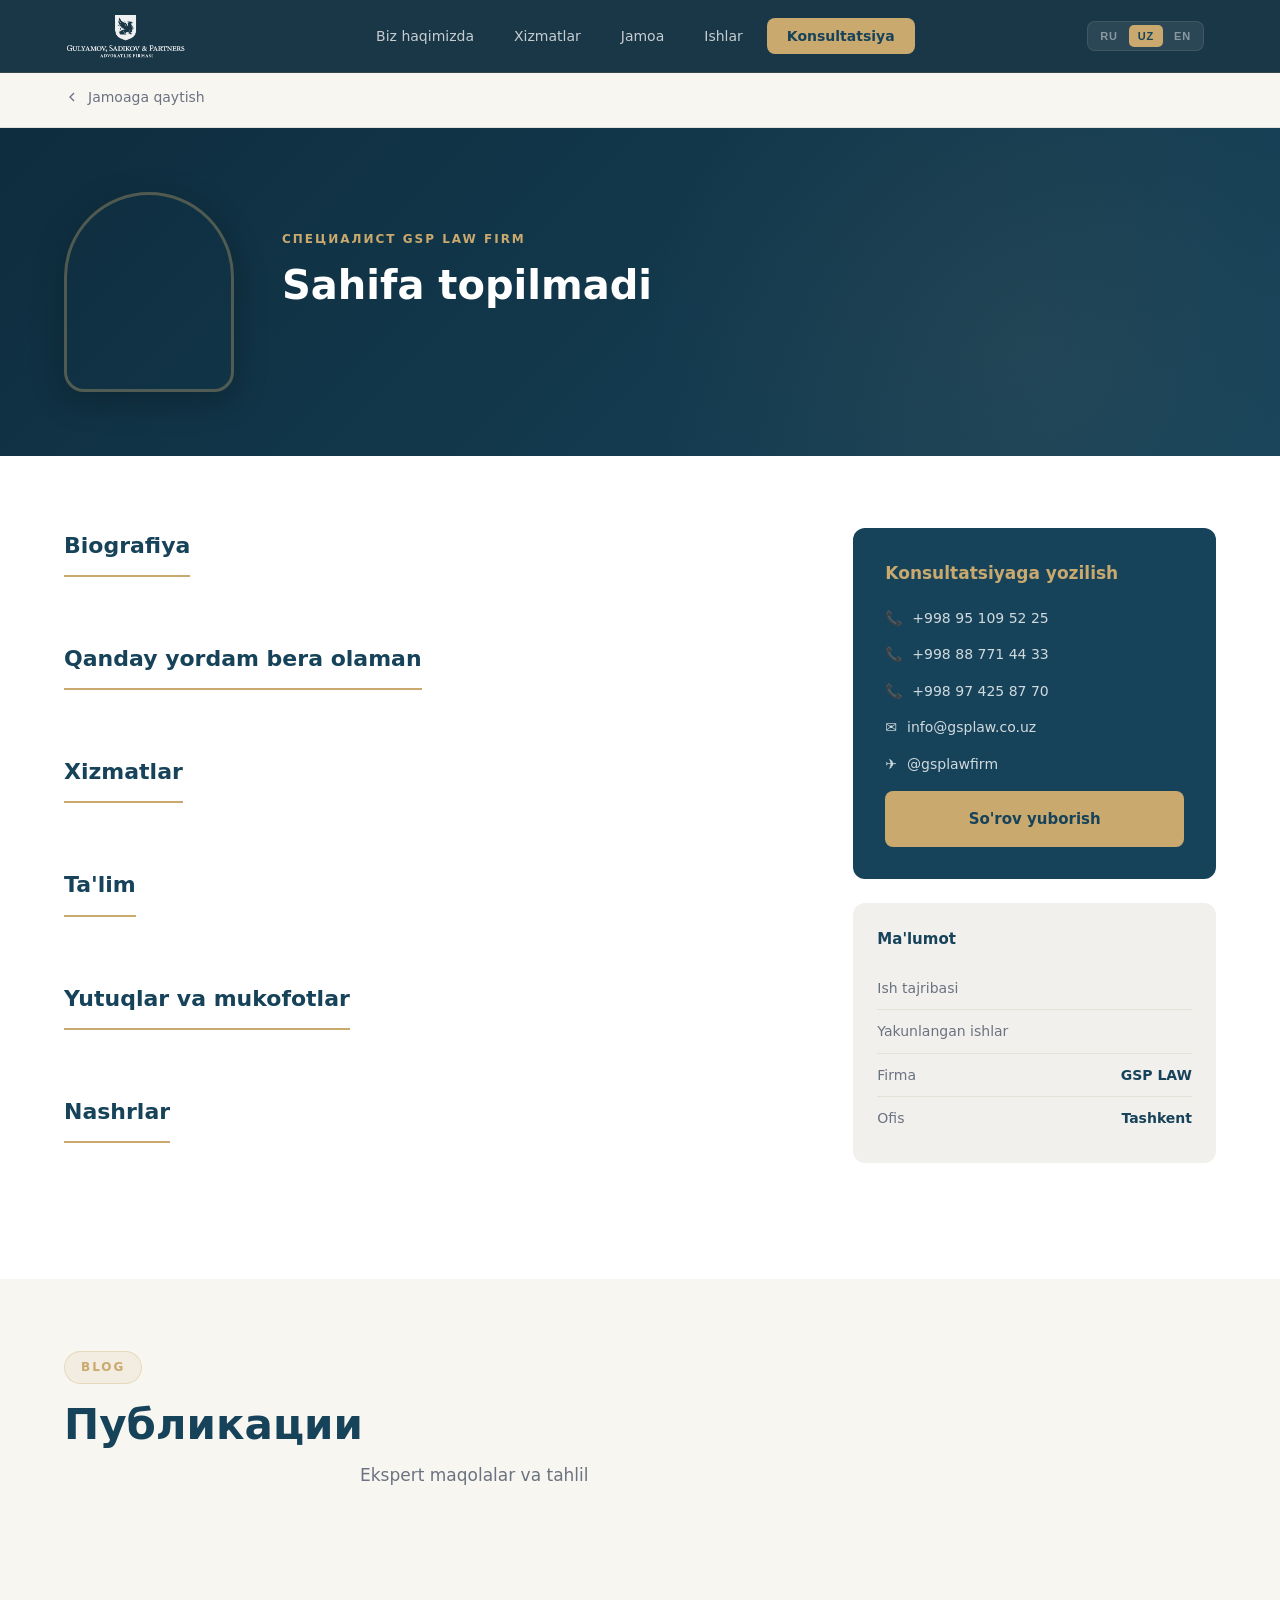
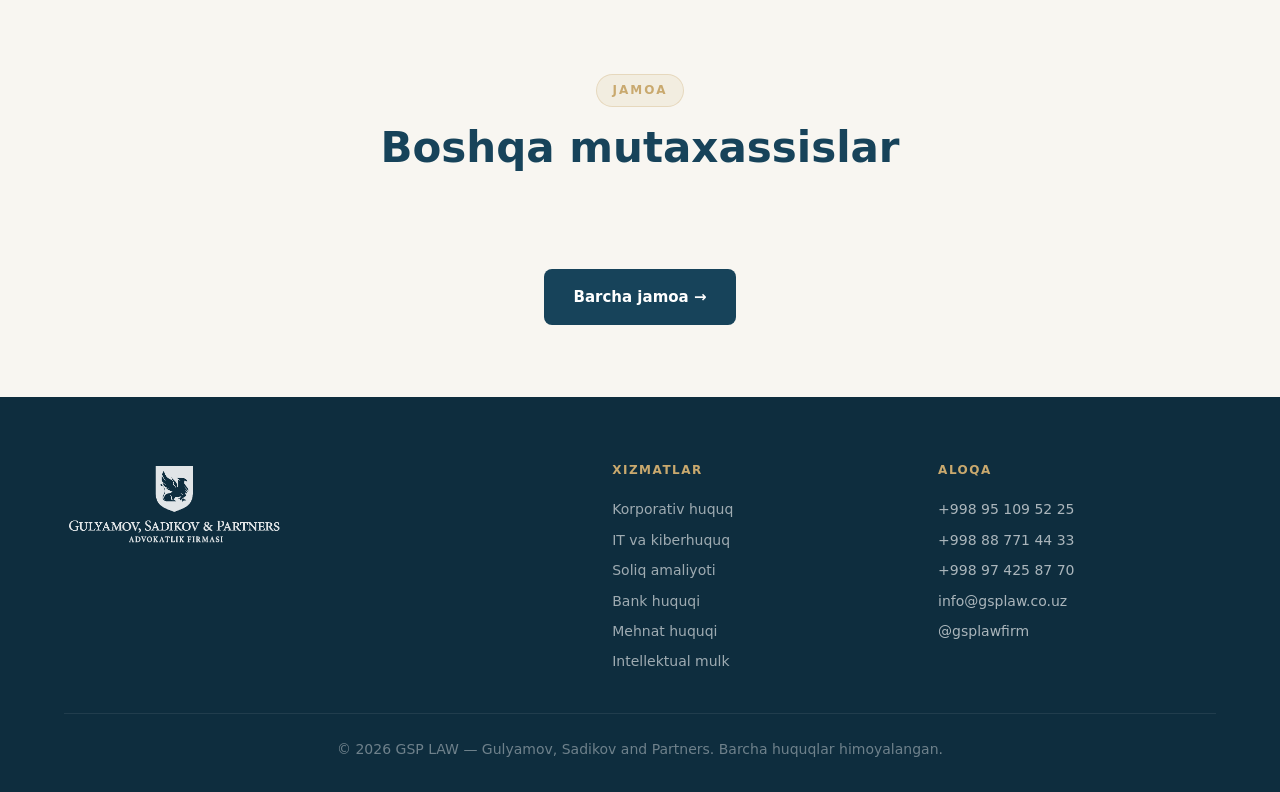
<file: lawyer.html>
<!DOCTYPE html>
<html lang="uz">
<head>
  <meta charset="UTF-8">
  <meta name="viewport" content="width=device-width, initial-scale=1.0">
  <title>Адвокат — GSP LAW</title>
  <meta name="description" content="Профиль адвоката GSP LAW">
  <link rel="shortcut icon" href="favicon.png">
  <link rel="icon" type="image/png" sizes="32x32" href="favicon.png?v=3">
  <link rel="icon" type="image/png" sizes="64x64" href="logo-shield.png?v=3">
  <link rel="stylesheet" href="style.css">
</head>
<body class="lawyer-page">

<!-- NAVBAR -->
<nav class="navbar" id="navbar">
  <div class="container">
    <a href="index.html" class="nav-logo">
      <img src="logo-full.png" alt="GSP LAW" class="nav-logo-full-img">
    </a>
    <ul class="nav-links" id="navLinks">
      <li><a href="index.html#about" data-i18n="nav.about">О нас</a></li>
      <li><a href="index.html#services" data-i18n="nav.services">Услуги</a></li>
      <li><a href="index.html#lawyers" data-i18n="nav.team">Команда</a></li>
      <li><a href="cases.html" data-i18n="nav.cases">Кейсы</a></li>
      <li><a href="index.html#contact" class="nav-cta" data-i18n="nav.consult">Консультация</a></li>
    </ul>
    <div class="lang-switcher">
      <button class="lang-btn" data-lang="ru" onclick="setLang('ru')">RU</button>
      <button class="lang-btn active" data-lang="uz" onclick="setLang('uz')">UZ</button>
      <button class="lang-btn" data-lang="en" onclick="setLang('en')">EN</button>
    </div>
    <button class="nav-toggle" id="navToggle" onclick="toggleMenu()" aria-label="Меню">
      <span></span><span></span><span></span>
    </button>
  </div>
</nav>

<!-- BACK BAR -->
<div class="back-bar">
  <div class="container">
    <a href="index.html#lawyers" class="back-btn">
      <svg fill="none" stroke="currentColor" stroke-width="2" viewBox="0 0 24 24"><polyline points="15,18 9,12 15,6"/></svg>
      <span data-i18n="lp.back">Назад к команде</span>
    </a>
  </div>
</div>

<!-- LAWYER HERO -->
<section class="lawyer-hero" id="lawyerHero">
  <div class="container">
    <div class="lawyer-hero-inner">
      <div class="lawyer-hero-avatar" id="heroAvatar"></div>
      <div class="lawyer-hero-info">
        <p class="lawyer-hero-tag" id="heroTag">Специалист GSP LAW FIRM</p>
        <h1 id="heroName">Загрузка...</h1>
        <p class="title" id="heroTitle"></p>
        <div class="lawyer-specs-hero" id="heroSpecs"></div>
        <div class="lawyer-hero-meta" id="heroMeta"></div>
      </div>
    </div>
  </div>
</section>

<!-- LAWYER BODY -->
<main class="lawyer-body">
  <div class="container">
    <div class="lawyer-body-grid">

      <!-- LEFT: Content -->
      <div>
        <div class="lawyer-section" id="sectionBio">
          <h2 data-i18n="lp.bio">Биография</h2>
          <p id="lawyerBio"></p>
          <p id="lawyerDesc"></p>
        </div>
        <div class="lawyer-section" id="sectionHelp">
          <h2 data-i18n="lp.help">Как я могу помочь</h2>
          <p id="lawyerHelp"></p>
        </div>
        <div class="lawyer-section" id="sectionServices">
          <h2 data-i18n="lp.services">Услуги</h2>
          <div class="services-list" id="lawyerServices"></div>
        </div>
        <div class="lawyer-section" id="sectionEducation">
          <h2 data-i18n="lp.educationTitle">Образование</h2>
          <div class="education-timeline" id="lawyerEducation"></div>
        </div>
        <div class="lawyer-section" id="sectionAchievements">
          <h2 data-i18n="lp.achievementsTitle">Достижения и награды</h2>
          <ul class="achievements-list" id="lawyerAchievements"></ul>
        </div>
        <div class="lawyer-section" id="sectionPublications">
          <h2 data-i18n="lp.publicationsTitle">Публикации</h2>
          <div class="publications-list" id="lawyerPublications"></div>
        </div>
        <div class="lawyer-section" id="sectionCertificates" style="display:none;">
          <h2 data-i18n="lp.certificatesTitle">Сертификаты и удостоверения</h2>
          <div class="certificates-list" id="lawyerCertificates"></div>
        </div>
      </div>

      <!-- RIGHT: Sidebar -->
      <div class="lawyer-sidebar">
        <div class="sidebar-card">
          <h3 data-i18n="lp.consultTitle">Записаться на консультацию</h3>
          <div class="sidebar-contact" id="sidebarContact">
            <a href="tel:+998951095225">
              <span>📞</span> +998 95 109 52 25
            </a>
            <a href="tel:+998887714433">
              <span>📞</span> +998 88 771 44 33
            </a>
            <a href="tel:+998974258770">
              <span>📞</span> +998 97 425 87 70
            </a>
            <a href="mailto:info@gsplaw.co.uz">
              <span>✉️</span> info@gsplaw.co.uz
            </a>
            <a href="https://t.me/gsplawfirm" target="_blank">
              <span>✈️</span> @gsplawfirm
            </a>
          </div>
          <a href="index.html#contact" class="btn btn-primary" data-i18n="lp.sendBtn">Отправить запрос</a>
        </div>
        <div class="sidebar-info">
          <h3 data-i18n="lp.info">Информация</h3>
          <div class="info-row">
            <span data-i18n="lp.expLbl">Опыт работы</span>
            <span id="sideExp" style="color:var(--navy);font-weight:700;"></span>
          </div>
          <div class="info-row">
            <span data-i18n="lp.casesLbl">Завершённых дел</span>
            <span id="sideCases" style="color:var(--navy);font-weight:700;"></span>
          </div>
          <div class="info-row">
            <span data-i18n="lp.firm">Фирма</span>
            <span>GSP LAW</span>
          </div>
          <div class="info-row">
            <span data-i18n="lp.office">Офис</span>
            <span>Tashkent</span>
          </div>
        </div>
      </div>

    </div>
  </div>
</main>

<!-- BLOG -->
<section class="blog-section">
  <div class="container">
    <div class="section-header">
      <span class="section-tag" data-i18n="lp.blogTag">Блог</span>
      <h2 id="blogTitle">Публикации</h2>
      <p data-i18n="lp.blogDesc">Экспертные статьи и аналитика</p>
    </div>
    <div class="blog-grid" id="blogGrid"></div>
  </div>
</section>

<!-- OTHER LAWYERS -->
<section style="padding: 72px 0; background: var(--cream);">
  <div class="container">
    <div class="section-header">
      <span class="section-tag" data-i18n="lp.otherTag">Команда</span>
      <h2 data-i18n="lp.otherTitle">Другие специалисты</h2>
    </div>
    <div class="lawyers-grid" id="otherLawyers" style="grid-template-columns: repeat(auto-fill, minmax(240px, 1fr));"></div>
    <div style="text-align:center;margin-top:40px;">
      <a href="index.html#lawyers" class="btn btn-dark" data-i18n="lp.allTeam">Вся команда →</a>
    </div>
  </div>
</section>

<!-- FOOTER -->
<footer class="footer">
  <div class="container">
    <div class="footer-grid">
      <div>
        <img src="logo-full.png" alt="GSP LAW" class="footer-logo-full">
        <p id="f-address" style="font-size:13px;margin-top:14px;opacity:0.65;line-height:1.6;"></p>
      </div>
      <div>
        <h4 data-i18n="footer.sTitle">Услуги</h4>
        <ul class="footer-services-list">
          <li><a href="index.html#services">Корпоративное право</a></li>
          <li><a href="index.html#services">IT и киберправо</a></li>
          <li><a href="index.html#services">Налоговая практика</a></li>
          <li><a href="index.html#services">Банковское право</a></li>
        </ul>
      </div>
      <div>
        <h4 data-i18n="footer.cTitle">Контакты</h4>
        <div style="display:flex;flex-direction:column;gap:8px;">
          <p style="font-size:14px;">+998 95 109 52 25</p>
          <p style="font-size:14px;">+998 88 771 44 33</p>
          <p style="font-size:14px;">+998 97 425 87 70</p>
          <p style="font-size:14px;">info@gsplaw.co.uz</p>
          <a href="https://t.me/gsplawfirm" target="_blank" style="font-size:14px;color:rgba(255,255,255,0.65);">@gsplawfirm</a>
        </div>
      </div>
    </div>
    <div class="footer-bottom">
      <p data-i18n="footer.rights">© 2026 GSP LAW — Gulyamov, Sadikov and Partners. Все права защищены.</p>
    </div>
  </div>
</footer>

<script src="data.js?v=11"></script>
<script src="app.js?v=11"></script>
</body>
</html>
</file>
<file: style.css>
/* ===== VARIABLES ===== */
:root {
  --dark: #0e2d3e;
  --navy: #17435a;
  --gold: #c9a96e;
  --gold-light: #e8c98a;
  --cream: #f8f6f1;
  --white: #ffffff;
  --gray: #6b7280;
  --light-gray: #f1f0ed;
  --border: #e5e0d8;
  --text: #1f2937;
  --shadow: 0 4px 24px rgba(0,0,0,0.08);
  --shadow-lg: 0 12px 48px rgba(0,0,0,0.14);
  --radius: 12px;
  --radius-sm: 8px;
  --transition: all 0.3s ease;
  --font: 'Segoe UI', system-ui, -apple-system, sans-serif;
}

/* ===== RESET ===== */
*, *::before, *::after { box-sizing: border-box; margin: 0; padding: 0; }
html { scroll-behavior: smooth; }
body { font-family: var(--font); color: var(--text); background: var(--white); line-height: 1.6; }
a { text-decoration: none; color: inherit; }
ul { list-style: none; }
img { max-width: 100%; display: block; }

/* ===== UTILITY ===== */
.container { max-width: 1200px; margin: 0 auto; padding: 0 24px; }

.section-header { text-align: center; margin-bottom: 56px; }
.section-tag {
  display: inline-block;
  font-size: 12px;
  font-weight: 600;
  letter-spacing: 2px;
  text-transform: uppercase;
  color: var(--gold);
  background: rgba(201,169,110,0.12);
  border: 1px solid rgba(201,169,110,0.3);
  padding: 6px 16px;
  border-radius: 20px;
  margin-bottom: 16px;
}
.section-header h2 { font-size: clamp(28px, 4vw, 42px); font-weight: 700; color: var(--navy); line-height: 1.2; }
.section-header p { margin-top: 12px; color: var(--gray); font-size: 17px; max-width: 560px; margin-left: auto; margin-right: auto; }

.btn {
  display: inline-flex;
  align-items: center;
  gap: 8px;
  padding: 14px 28px;
  border-radius: var(--radius-sm);
  font-size: 15px;
  font-weight: 600;
  cursor: pointer;
  border: 2px solid transparent;
  transition: var(--transition);
  white-space: nowrap;
}
.btn-primary { background: var(--gold); color: var(--navy); }
.btn-primary:hover { background: var(--gold-light); transform: translateY(-2px); box-shadow: 0 8px 24px rgba(201,169,110,0.4); }
.btn-outline { background: transparent; color: var(--white); border-color: rgba(255,255,255,0.5); }
.btn-outline:hover { background: rgba(255,255,255,0.1); border-color: var(--white); }
.btn-dark { background: var(--navy); color: var(--white); }
.btn-dark:hover { background: var(--dark); transform: translateY(-2px); }
.btn-ghost { background: transparent; color: var(--navy); border-color: var(--border); }
.btn-ghost:hover { background: var(--light-gray); }

/* ===== NAVBAR ===== */
.navbar {
  position: fixed;
  top: 0; left: 0; right: 0;
  z-index: 1000;
  background: rgba(14,45,62,0.95);
  backdrop-filter: blur(12px);
  border-bottom: 1px solid rgba(201,169,110,0.15);
  transition: var(--transition);
}
.navbar .container { display: flex; align-items: center; justify-content: space-between; height: 72px; }
.nav-logo { display: flex; align-items: center; }
.nav-logo-full-img {
  height: 48px;
  width: auto;
  display: block;
  filter: brightness(0) invert(1);
  opacity: 0.92;
  transition: opacity 0.3s ease;
}
.nav-logo:hover .nav-logo-full-img { opacity: 1; }
.nav-logo-img { height: 46px; width: auto; display: block; flex-shrink: 0; }
.nav-logo-text { display: flex; flex-direction: column; }
.logo-text { font-size: 22px; font-weight: 800; color: var(--gold); letter-spacing: 1px; line-height: 1; }
.logo-sub { font-size: 10px; color: rgba(255,255,255,0.5); letter-spacing: 0.5px; margin-top: 2px; }
.nav-links { display: flex; gap: 8px; }
.nav-links a {
  color: rgba(255,255,255,0.75);
  font-size: 14px;
  font-weight: 500;
  padding: 8px 16px;
  border-radius: 6px;
  transition: var(--transition);
}
.nav-links a:hover { color: var(--gold); background: rgba(201,169,110,0.08); }
.nav-cta { padding: 10px 20px !important; background: var(--gold) !important; color: var(--navy) !important; font-weight: 700 !important; border-radius: 8px !important; }
.nav-cta:hover { background: var(--gold-light) !important; }
.nav-toggle {
  display: none;
  flex-direction: column;
  justify-content: center;
  gap: 5px;
  width: 40px; height: 40px;
  background: rgba(255,255,255,0.07);
  border: 1px solid rgba(255,255,255,0.12);
  border-radius: 8px;
  cursor: pointer;
  padding: 0;
  align-items: center;
  flex-shrink: 0;
}
.nav-toggle span {
  display: block;
  width: 20px; height: 2px;
  background: rgba(255,255,255,0.85);
  border-radius: 2px;
  transition: all 0.3s ease;
  transform-origin: center;
}
.nav-toggle.open span:nth-child(1) { transform: translateY(7px) rotate(45deg); }
.nav-toggle.open span:nth-child(2) { opacity: 0; transform: scaleX(0); }
.nav-toggle.open span:nth-child(3) { transform: translateY(-7px) rotate(-45deg); }

/* ===== HERO ===== */
.hero {
  min-height: 100vh;
  background: linear-gradient(135deg, var(--dark) 0%, var(--navy) 60%, #081e2b 100%);
  display: flex;
  flex-direction: column;
  justify-content: center;
  padding: 120px 24px 80px;
  position: relative;
  overflow: hidden;
}
.hero::before {
  content: '';
  position: absolute;
  top: -50%;
  right: -20%;
  width: 80vw;
  height: 80vw;
  background: radial-gradient(circle, rgba(201,169,110,0.08) 0%, transparent 70%);
  pointer-events: none;
}
.hero::after {
  content: '';
  position: absolute;
  bottom: 0; left: 0; right: 0;
  height: 1px;
  background: linear-gradient(90deg, transparent, var(--gold), transparent);
}
.hero-content { max-width: 1200px; margin: 0 auto; width: 100%; }
.hero-tag {
  display: inline-flex;
  align-items: center;
  gap: 8px;
  font-size: 13px;
  color: var(--gold);
  letter-spacing: 2px;
  text-transform: uppercase;
  font-weight: 600;
  margin-bottom: 24px;
}
.hero-tag::before { content: ''; display: block; width: 32px; height: 2px; background: var(--gold); }
.hero h1 {
  font-size: clamp(36px, 6vw, 72px);
  font-weight: 800;
  color: var(--white);
  line-height: 1.1;
  margin-bottom: 24px;
  letter-spacing: -1px;
}
.hero h1 span { color: var(--gold); }
.hero-desc { font-size: clamp(16px, 2vw, 20px); color: rgba(255,255,255,0.65); max-width: 600px; margin-bottom: 40px; line-height: 1.7; }
.hero-btns { display: flex; gap: 16px; flex-wrap: wrap; margin-bottom: 72px; }
.hero-stats {
  display: grid;
  grid-template-columns: repeat(4, 1fr);
  gap: 2px;
  max-width: 640px;
  background: rgba(255,255,255,0.05);
  border-radius: var(--radius);
  border: 1px solid rgba(201,169,110,0.2);
  overflow: hidden;
}
.stat { padding: 20px 24px; text-align: center; }
.stat:not(:last-child) { border-right: 1px solid rgba(201,169,110,0.15); }
.stat-num { display: block; font-size: 28px; font-weight: 800; color: var(--gold); line-height: 1; }
.stat-label { display: block; font-size: 11px; color: rgba(255,255,255,0.5); text-transform: uppercase; letter-spacing: 1px; margin-top: 6px; }

/* ===== ABOUT ===== */
.about { padding: 100px 0; background: var(--cream); }
.about-grid { display: grid; grid-template-columns: 1fr 1fr; gap: 64px; align-items: center; }
.about-text p { color: var(--gray); font-size: 17px; line-height: 1.8; margin-bottom: 20px; }
.about-list { margin-top: 28px; display: flex; flex-direction: column; gap: 12px; }
.about-list li { display: flex; align-items: center; gap: 12px; font-size: 16px; font-weight: 500; color: var(--navy); }
.about-image { position: relative; }
.about-card {
  background: var(--navy);
  color: white;
  padding: 40px;
  border-radius: var(--radius);
  border-left: 4px solid var(--gold);
}
.about-card h3 { font-size: 22px; color: var(--gold); margin-bottom: 16px; }
.about-card p { color: rgba(255,255,255,0.75); line-height: 1.8; }
.about-badge {
  position: absolute;
  top: -20px; right: -20px;
  background: var(--gold);
  color: var(--navy);
  padding: 16px;
  border-radius: 50%;
  width: 80px;
  height: 80px;
  display: flex;
  flex-direction: column;
  align-items: center;
  justify-content: center;
  font-weight: 800;
  font-size: 13px;
  text-align: center;
  line-height: 1.2;
  box-shadow: var(--shadow-lg);
}

/* ===== SERVICES ===== */
.services { padding: 100px 0; }
.services-grid { display: grid; grid-template-columns: repeat(auto-fill, minmax(280px, 1fr)); gap: 24px; }
.service-card {
  background: var(--white);
  border: 1px solid var(--border);
  border-radius: var(--radius);
  padding: 32px;
  transition: var(--transition);
  cursor: default;
}
.service-card:hover { border-color: var(--gold); transform: translateY(-4px); box-shadow: var(--shadow); }
.service-icon { font-size: 36px; margin-bottom: 16px; }
.service-card h3 { font-size: 17px; font-weight: 700; color: var(--navy); margin-bottom: 10px; }
.service-card p { color: var(--gray); font-size: 14px; line-height: 1.7; }

/* ===== LAWYERS ===== */
.lawyers { padding: 100px 0; background: var(--cream); }
.lawyers-grid { display: grid; grid-template-columns: repeat(auto-fill, minmax(280px, 1fr)); gap: 28px; }
.lawyer-card {
  background: var(--white);
  border-radius: var(--radius);
  overflow: hidden;
  border: 1px solid var(--border);
  transition: var(--transition);
  cursor: pointer;
  position: relative;
}
.lawyer-card:hover { transform: translateY(-6px); box-shadow: var(--shadow-lg); border-color: var(--gold); }
.lawyer-card:hover .lawyer-avatar { transform: scale(1.05); }
.lawyer-avatar-wrap { padding: 28px 28px 0; display: flex; justify-content: center; }
.lawyer-avatar {
  width: 110px;
  height: 130px;
  border-radius: 55px 55px 16px 16px;
  display: flex;
  align-items: center;
  justify-content: center;
  font-size: 30px;
  font-weight: 800;
  color: white;
  transition: var(--transition);
  box-shadow: 0 6px 20px rgba(0,0,0,0.15);
  flex-shrink: 0;
  overflow: hidden;
}
.lawyer-avatar-photo {
  background: #111 !important;
}
.lawyer-avatar-photo img {
  width: 100%;
  height: 100%;
  object-fit: cover;
  object-position: center 10%;
  display: block;
}
.lawyer-info { padding: 20px 24px 28px; text-align: center; }
.lawyer-info h3 { font-size: 16px; font-weight: 700; color: var(--navy); margin-bottom: 4px; line-height: 1.3; }
.lawyer-title { font-size: 13px; color: var(--gold); font-weight: 600; margin-bottom: 14px; }
.lawyer-specs { display: flex; flex-wrap: wrap; justify-content: center; gap: 6px; margin-bottom: 20px; }
.spec-tag {
  font-size: 11px;
  padding: 4px 10px;
  border-radius: 20px;
  background: var(--light-gray);
  color: var(--gray);
  font-weight: 500;
  border: 1px solid var(--border);
}
.lawyer-meta { display: flex; justify-content: center; gap: 24px; font-size: 13px; color: var(--gray); border-top: 1px solid var(--border); padding-top: 16px; }
.lawyer-meta span { display: flex; flex-direction: column; align-items: center; gap: 2px; }
.lawyer-meta strong { font-size: 15px; color: var(--navy); font-weight: 700; }
.lawyer-card-btn {
  position: absolute;
  bottom: -44px;
  left: 0; right: 0;
  background: var(--gold);
  color: var(--navy);
  text-align: center;
  font-weight: 700;
  font-size: 13px;
  padding: 12px;
  transition: var(--transition);
}
.lawyer-card:hover .lawyer-card-btn { bottom: 0; }

/* ===== CONTACT ===== */
.contact { padding: 100px 0; }
.contact-grid { display: grid; grid-template-columns: 1fr 1fr; gap: 64px; }
.contact-info { display: flex; flex-direction: column; gap: 28px; }
.contact-item { display: flex; gap: 16px; align-items: flex-start; }
.contact-icon { font-size: 20px; width: 44px; height: 44px; background: var(--light-gray); border-radius: 10px; display: flex; align-items: center; justify-content: center; flex-shrink: 0; }
.contact-item h4 { font-size: 13px; text-transform: uppercase; letter-spacing: 1px; color: var(--gold); font-weight: 700; margin-bottom: 4px; }
.contact-item p { color: var(--gray); font-size: 15px; line-height: 1.6; }
.social-links { display: flex; gap: 12px; margin-top: 12px; flex-wrap: wrap; }
.contact-info .social-icon-btn { color: var(--navy); }
.contact-info .social-icon-btn:hover { color: var(--gold); }
.social-btn { padding: 10px 20px; background: var(--navy); color: white; border-radius: var(--radius-sm); font-size: 13px; font-weight: 600; transition: var(--transition); }
.social-btn:hover { background: var(--gold); color: var(--navy); transform: translateY(-2px); }

/* Social icon buttons */
.social-icon-btn {
  display: inline-flex; align-items: center; justify-content: center;
  width: 36px; height: 36px;
  background: transparent;
  color: rgba(255,255,255,0.65);
  transition: var(--transition);
}
.social-icon-btn svg { width: 22px; height: 22px; }
.social-icon-btn:hover { color: var(--gold); transform: translateY(-3px); }
.social-tg, .social-ig, .social-fb, .social-yt { background: transparent; }

/* Footer social row */
.footer-social { display: flex; gap: 10px; margin-top: 16px; flex-wrap: wrap; }

/* Full logo in footer */
.footer-logo-full {
  max-width: 220px; width: 100%; height: auto;
  filter: brightness(0) invert(1);
  opacity: 0.88;
}

.contact-form { background: var(--light-gray); padding: 40px; border-radius: var(--radius); }
.contact-form h3 { font-size: 22px; font-weight: 700; color: var(--navy); margin-bottom: 24px; }
.contact-form form { display: flex; flex-direction: column; gap: 14px; }
.contact-form input,
.contact-form select,
.contact-form textarea {
  width: 100%;
  padding: 13px 16px;
  border: 1.5px solid var(--border);
  border-radius: var(--radius-sm);
  font-size: 14px;
  font-family: var(--font);
  background: var(--white);
  color: var(--text);
  transition: var(--transition);
  outline: none;
}
.contact-form input:focus,
.contact-form select:focus,
.contact-form textarea:focus { border-color: var(--gold); box-shadow: 0 0 0 3px rgba(201,169,110,0.12); }
.contact-form textarea { resize: vertical; min-height: 120px; }
.form-success { background: #d1fae5; color: #065f46; padding: 12px 16px; border-radius: var(--radius-sm); font-size: 14px; font-weight: 500; display: none; }

/* ===== FOOTER ===== */
.footer { background: var(--dark); color: rgba(255,255,255,0.65); padding: 64px 0 32px; }
.footer-grid { display: grid; grid-template-columns: 1.8fr 1fr 1fr; gap: 48px; margin-bottom: 40px; }
.footer p { margin-bottom: 0; font-size: 14px; line-height: 1.6; }
.footer h4 { color: var(--gold); font-size: 12px; letter-spacing: 1.5px; text-transform: uppercase; font-weight: 700; margin-bottom: 18px; }
.footer ul { display: flex; flex-direction: column; gap: 8px; }
.footer ul li { font-size: 14px; transition: var(--transition); }
.footer ul li a { color: rgba(255,255,255,0.6); transition: var(--transition); }
.footer ul li a:hover { color: var(--gold); padding-left: 4px; }
.footer-bottom { border-top: 1px solid rgba(255,255,255,0.08); padding-top: 24px; text-align: center; font-size: 13px; color: rgba(255,255,255,0.4); }

/* ===== LAWYER PAGE ===== */
.lawyer-page { padding-top: 72px; }
.back-bar { background: var(--cream); border-bottom: 1px solid var(--border); padding: 14px 0; }
.back-btn { display: inline-flex; align-items: center; gap: 8px; color: var(--gray); font-size: 14px; font-weight: 500; transition: var(--transition); cursor: pointer; }
.back-btn:hover { color: var(--gold); }
.back-btn svg { width: 16px; height: 16px; }

.lawyer-hero {
  background: linear-gradient(135deg, var(--dark) 0%, var(--navy) 100%);
  padding: 64px 0;
  position: relative;
  overflow: hidden;
}
.lawyer-hero::before {
  content: '';
  position: absolute;
  top: -50%; right: -10%;
  width: 60vw; height: 60vw;
  background: radial-gradient(circle, rgba(201,169,110,0.07) 0%, transparent 70%);
}
.lawyer-hero-inner { display: flex; align-items: center; gap: 48px; position: relative; }
.lawyer-hero-avatar {
  width: 170px;
  height: 200px;
  border-radius: 85px 85px 20px 20px;
  display: flex;
  align-items: center;
  justify-content: center;
  font-size: 52px;
  font-weight: 800;
  color: white;
  flex-shrink: 0;
  border: 3px solid rgba(201,169,110,0.35);
  box-shadow: 0 8px 32px rgba(0,0,0,0.25);
  overflow: hidden;
}
.lawyer-hero-avatar.lawyer-avatar-photo img {
  width: 100%; height: 100%;
  object-fit: cover; object-position: center 10%;
  display: block;
}
.lawyer-hero-info { flex: 1; }
.lawyer-hero-tag { font-size: 12px; color: var(--gold); letter-spacing: 2px; text-transform: uppercase; font-weight: 600; margin-bottom: 12px; }
.lawyer-hero-info h1 { font-size: clamp(24px, 4vw, 40px); font-weight: 800; color: white; margin-bottom: 8px; line-height: 1.2; }
.lawyer-hero-info .title { font-size: 17px; color: rgba(255,255,255,0.6); margin-bottom: 20px; }
.lawyer-specs-hero { display: flex; flex-wrap: wrap; gap: 8px; margin-bottom: 24px; }
.spec-tag-hero { font-size: 12px; padding: 6px 14px; border-radius: 20px; background: rgba(201,169,110,0.15); color: var(--gold); font-weight: 600; border: 1px solid rgba(201,169,110,0.3); }
.lawyer-hero-meta { display: flex; gap: 32px; flex-wrap: wrap; }
.hero-meta-item { display: flex; flex-direction: column; }
.hero-meta-item span:first-child { font-size: 24px; font-weight: 800; color: var(--gold); }
.hero-meta-item span:last-child { font-size: 12px; color: rgba(255,255,255,0.5); text-transform: uppercase; letter-spacing: 1px; }

.lawyer-body { padding: 72px 0; }
.lawyer-body-grid { display: grid; grid-template-columns: 2fr 1fr; gap: 64px; align-items: start; }
.lawyer-section { margin-bottom: 48px; }
.lawyer-section h2 { font-size: 22px; font-weight: 700; color: var(--navy); margin-bottom: 16px; padding-bottom: 12px; border-bottom: 2px solid var(--gold); display: inline-block; }
.lawyer-section p { color: var(--gray); line-height: 1.8; font-size: 16px; margin-bottom: 12px; }
.services-list { display: flex; flex-direction: column; gap: 10px; }
.service-item { display: flex; align-items: center; gap: 12px; padding: 12px 16px; background: var(--light-gray); border-radius: var(--radius-sm); font-size: 14px; color: var(--text); border-left: 3px solid var(--gold); }
.service-item::before { content: '✓'; color: var(--gold); font-weight: 800; flex-shrink: 0; }

.lawyer-sidebar { position: sticky; top: 100px; }
.sidebar-card { background: var(--navy); color: white; padding: 32px; border-radius: var(--radius); margin-bottom: 24px; }
.sidebar-card h3 { font-size: 17px; font-weight: 700; color: var(--gold); margin-bottom: 20px; }
.sidebar-contact { display: flex; flex-direction: column; gap: 14px; }
.sidebar-contact a { display: flex; align-items: center; gap: 10px; color: rgba(255,255,255,0.8); font-size: 14px; transition: var(--transition); }
.sidebar-contact a:hover { color: var(--gold); }
.sidebar-card .btn { width: 100%; text-align: center; justify-content: center; margin-top: 16px; }
.sidebar-info { background: var(--light-gray); padding: 24px; border-radius: var(--radius); }
.sidebar-info h3 { font-size: 15px; font-weight: 700; color: var(--navy); margin-bottom: 16px; }
.info-row { display: flex; justify-content: space-between; align-items: center; padding: 10px 0; border-bottom: 1px solid var(--border); font-size: 14px; }
.info-row:last-child { border-bottom: none; }
.info-row span:first-child { color: var(--gray); }
.info-row span:last-child { font-weight: 600; color: var(--navy); }

/* ===== BLOG ===== */
.blog-section { padding: 72px 0; background: var(--cream); }
.blog-section .section-header { text-align: left; margin-bottom: 40px; }
.blog-grid { display: grid; grid-template-columns: repeat(auto-fill, minmax(320px, 1fr)); gap: 28px; }
.blog-card { background: var(--white); border-radius: var(--radius); overflow: hidden; border: 1px solid var(--border); transition: var(--transition); }
.blog-card:hover { transform: translateY(-4px); box-shadow: var(--shadow); border-color: var(--gold); }
.blog-card-top { height: 6px; }
.blog-card-body { padding: 28px; }
.blog-tag { font-size: 11px; font-weight: 700; letter-spacing: 1px; text-transform: uppercase; color: var(--gold); margin-bottom: 10px; }
.blog-card h3 { font-size: 17px; font-weight: 700; color: var(--navy); margin-bottom: 10px; line-height: 1.4; }
.blog-card p { color: var(--gray); font-size: 14px; line-height: 1.7; margin-bottom: 20px; }
.blog-card-footer { display: flex; align-items: center; justify-content: space-between; font-size: 13px; color: var(--gray); }
.blog-read-more { color: var(--gold); font-weight: 600; font-size: 13px; transition: var(--transition); cursor: pointer; }
.blog-read-more:hover { color: var(--dark); }

/* ===== MOBILE ===== */
@media (max-width: 900px) {
  .nav-logo-full-img { height: 36px; }
  .nav-links {
    display: none; flex-direction: column;
    position: absolute; top: 72px; left: 0; right: 0;
    background: rgba(10,32,48,0.98); backdrop-filter: blur(16px);
    padding: 8px 12px 16px; gap: 2px; z-index: 999;
    border-bottom: 1px solid rgba(201,169,110,0.2);
    animation: menuSlide 0.22s ease;
  }
  .nav-links.open { display: flex; }
  .nav-links a {
    padding: 13px 16px; font-size: 15px; border-radius: 8px;
    color: rgba(255,255,255,0.8); border-left: 2px solid transparent;
  }
  .nav-links a:hover { border-left-color: var(--gold); background: rgba(201,169,110,0.06); }
  .nav-cta { border-left: none !important; margin-top: 8px; text-align: center; justify-content: center; }
  .nav-toggle { display: flex; }
  @keyframes menuSlide { from { opacity: 0; transform: translateY(-8px); } to { opacity: 1; transform: translateY(0); } }
  .hero-stats { grid-template-columns: repeat(2, 1fr); }
  .stat:not(:last-child) { border-right: none; }
  .stat:nth-child(1), .stat:nth-child(2) { border-bottom: 1px solid rgba(201,169,110,0.15); }
  .stat:nth-child(1), .stat:nth-child(3) { border-right: 1px solid rgba(201,169,110,0.15); }
  .about-grid { grid-template-columns: 1fr; gap: 40px; }
  .contact-grid { grid-template-columns: 1fr; gap: 40px; }
  .footer-grid { grid-template-columns: 1fr; gap: 32px; }
  .lawyer-hero-inner { flex-direction: column; text-align: center; gap: 32px; }
  .lawyer-hero-meta { justify-content: center; }
  .lawyer-body-grid { grid-template-columns: 1fr; }
  .lawyer-sidebar { position: static; }
}
@media (max-width: 600px) {
  .hero-btns { flex-direction: column; }
  .hero-btns .btn { justify-content: center; }
  .hero-stats { grid-template-columns: 1fr 1fr; max-width: 100%; }
  .lawyers-grid, .services-grid { grid-template-columns: 1fr; }
  .blog-grid { grid-template-columns: 1fr; }
  .contact-form { padding: 24px; }
}

/* ===== ANIMATIONS ===== */
@keyframes fadeUp { from { opacity: 0; transform: translateY(30px); } to { opacity: 1; transform: translateY(0); } }
.animate { animation: fadeUp 0.6s ease forwards; }
.animate-delay-1 { animation-delay: 0.1s; opacity: 0; }
.animate-delay-2 { animation-delay: 0.2s; opacity: 0; }
.animate-delay-3 { animation-delay: 0.3s; opacity: 0; }

/* ===== LANG SWITCHER ===== */
.lang-switcher {
  display: flex;
  align-items: center;
  gap: 2px;
  margin-right: 12px;
  background: rgba(255,255,255,0.07);
  border: 1px solid rgba(255,255,255,0.1);
  border-radius: 8px;
  padding: 3px;
}
.lang-btn {
  background: transparent;
  border: none;
  color: rgba(255,255,255,0.45);
  font-size: 11px;
  font-weight: 700;
  letter-spacing: 0.8px;
  padding: 5px 9px;
  border-radius: 5px;
  cursor: pointer;
  transition: all 0.2s ease;
}
.lang-btn:hover { color: rgba(255,255,255,0.85); }
.lang-btn.active { background: var(--gold); color: var(--navy); }

/* ===== EXT BADGE (external link lawyers) ===== */
.lawyer-avatar-wrap { position: relative; }
.ext-badge {
  position: absolute;
  top: 0; right: 0;
  background: var(--gold);
  color: var(--navy);
  width: 24px; height: 24px;
  border-radius: 50%;
  display: flex; align-items: center; justify-content: center;
  font-size: 12px; font-weight: 700;
  box-shadow: 0 2px 8px rgba(0,0,0,0.2);
}

/* ===== CASES SECTION ===== */
.cases-section { padding: 100px 0; background: var(--navy); }
.cases-section .section-tag { background: rgba(201,169,110,0.15); }
.cases-section .section-header h2 { color: var(--white); }
.cases-section .section-header p { color: rgba(255,255,255,0.6); }
.cases-grid { display: grid; grid-template-columns: repeat(auto-fill, minmax(320px, 1fr)); gap: 24px; }
.case-card {
  background: rgba(255,255,255,0.04);
  border: 1px solid rgba(255,255,255,0.1);
  border-radius: var(--radius);
  overflow: hidden;
  transition: var(--transition);
}
.case-card:hover { border-color: rgba(201,169,110,0.4); transform: translateY(-4px); box-shadow: 0 16px 48px rgba(0,0,0,0.3); }
.case-top { height: 5px; }
.case-body { padding: 28px; }
.case-header { display: flex; align-items: center; gap: 12px; margin-bottom: 14px; }
.case-icon { font-size: 26px; }
.case-tag { font-size: 11px; font-weight: 700; letter-spacing: 0.5px; text-transform: uppercase; }
.case-card h3 { font-size: 17px; font-weight: 700; color: var(--white); margin-bottom: 10px; line-height: 1.4; }
.case-card p { color: rgba(255,255,255,0.6); font-size: 14px; line-height: 1.7; margin-bottom: 20px; }
.case-footer { display: flex; align-items: flex-start; gap: 16px; flex-direction: column; }
.case-result {
  display: inline-flex; align-items: center; gap: 8px;
  font-size: 14px; font-weight: 700;
  padding: 8px 16px;
  border-radius: 6px;
  border: 1.5px solid;
  background: rgba(255,255,255,0.04);
}
.case-meta { display: flex; flex-direction: column; gap: 4px; font-size: 12px; color: rgba(255,255,255,0.4); }

/* ===== NEWS SECTION ===== */
.news-section { padding: 100px 0; }
.news-grid { display: grid; grid-template-columns: repeat(auto-fill, minmax(300px, 1fr)); gap: 24px; }
.news-card {
  background: var(--white);
  border: 1px solid var(--border);
  border-radius: var(--radius);
  overflow: hidden;
  transition: var(--transition);
  display: block;
  cursor: pointer;
  text-decoration: none;
  color: inherit;
}
.news-card:hover { transform: translateY(-4px); box-shadow: var(--shadow-lg); border-color: var(--gold); }
.news-card-top { height: 5px; }
.news-card-body { padding: 24px; }
.news-header { display: flex; align-items: center; justify-content: space-between; margin-bottom: 12px; gap: 8px; flex-wrap: wrap; }
.news-tag {
  font-size: 11px; font-weight: 700; letter-spacing: 0.5px;
  padding: 4px 10px; border-radius: 20px; border: 1px solid;
  text-transform: uppercase; white-space: nowrap;
}
.news-date { font-size: 12px; color: var(--gray); white-space: nowrap; }
.news-card h3 { font-size: 16px; font-weight: 700; color: var(--navy); margin-bottom: 10px; line-height: 1.4; }
.news-card p { color: var(--gray); font-size: 14px; line-height: 1.7; margin-bottom: 16px; }
.news-footer { display: flex; align-items: center; justify-content: space-between; font-size: 13px; }
.news-source { color: var(--gray); display: flex; align-items: center; gap: 4px; }
.news-read { color: var(--gold); font-weight: 600; cursor: pointer; transition: var(--transition); }
.news-read:hover { color: var(--dark); }

/* ===== MOBILE ADDITIONS ===== */
@media (max-width: 900px) {
  .lang-switcher { margin-right: 8px; }
  .cases-grid { grid-template-columns: 1fr; }
  .news-grid { grid-template-columns: 1fr; }
}
@media (max-width: 600px) {
  .lang-btn { padding: 4px 8px; font-size: 10px; }
}

/* ===== ANIMATIONS ===== */
@keyframes fadeUp {
  from { opacity: 0; transform: translateY(30px); }
  to   { opacity: 1; transform: translateY(0); }
}
@keyframes fadeLeft {
  from { opacity: 0; transform: translateX(-30px); }
  to   { opacity: 1; transform: translateX(0); }
}
@keyframes fadeRight {
  from { opacity: 0; transform: translateX(30px); }
  to   { opacity: 1; transform: translateX(0); }
}
@keyframes scaleIn {
  from { opacity: 0; transform: scale(0.92); }
  to   { opacity: 1; transform: scale(1); }
}
@keyframes countUp {
  from { opacity: 0; transform: translateY(10px); }
  to   { opacity: 1; transform: translateY(0); }
}

.animate { animation: fadeUp 0.55s ease both; }
.animate-left { animation: fadeLeft 0.55s ease both; }
.animate-right { animation: fadeRight 0.55s ease both; }
.animate-scale { animation: scaleIn 0.5s ease both; }

/* stagger delays for grid children */
.service-card:nth-child(1),.lawyer-card:nth-child(1),.case-card:nth-child(1),.news-card:nth-child(1),.metric-card:nth-child(1),.partner-card:nth-child(1) { animation-delay: 0s; }
.service-card:nth-child(2),.lawyer-card:nth-child(2),.case-card:nth-child(2),.news-card:nth-child(2),.metric-card:nth-child(2),.partner-card:nth-child(2) { animation-delay: 0.07s; }
.service-card:nth-child(3),.lawyer-card:nth-child(3),.case-card:nth-child(3),.news-card:nth-child(3),.metric-card:nth-child(3),.partner-card:nth-child(3) { animation-delay: 0.14s; }
.service-card:nth-child(4),.lawyer-card:nth-child(4),.case-card:nth-child(4),.news-card:nth-child(4),.metric-card:nth-child(4),.partner-card:nth-child(4) { animation-delay: 0.21s; }
.service-card:nth-child(5),.lawyer-card:nth-child(5),.case-card:nth-child(5),.news-card:nth-child(5),.metric-card:nth-child(5),.partner-card:nth-child(5) { animation-delay: 0.28s; }
.service-card:nth-child(6),.lawyer-card:nth-child(6),.case-card:nth-child(6),.news-card:nth-child(6),.metric-card:nth-child(6) { animation-delay: 0.35s; }
.metric-card:nth-child(7) { animation-delay: 0.42s; }
.metric-card:nth-child(8) { animation-delay: 0.49s; }
.metric-card:nth-child(9) { animation-delay: 0.56s; }
.metric-card:nth-child(10) { animation-delay: 0.63s; }

/* ===== METRICS SECTION ===== */
.metrics-section { padding: 100px 0; background: var(--cream); }
.metrics-grid {
  display: grid;
  grid-template-columns: repeat(auto-fill, minmax(200px, 1fr));
  gap: 24px;
  margin-top: 48px;
}
.metric-card {
  background: var(--white);
  border: 1px solid var(--border);
  border-radius: 16px;
  padding: 36px 24px;
  text-align: center;
  transition: transform 0.25s, box-shadow 0.25s;
  position: relative;
  overflow: hidden;
}
.metric-card::before {
  content: '';
  position: absolute;
  top: 0; left: 0; right: 0;
  height: 3px;
  background: linear-gradient(90deg, var(--gold), var(--navy));
}
.metric-card:hover { transform: translateY(-6px); box-shadow: 0 16px 40px rgba(0,0,0,0.10); }
.metric-icon { font-size: 32px; margin-bottom: 12px; display: block; }
.metric-num {
  font-size: 2.4rem;
  font-weight: 800;
  color: var(--navy);
  letter-spacing: -1px;
  display: block;
  line-height: 1;
  animation: countUp 0.6s ease both;
}
.metric-label { font-size: 13px; color: var(--muted); margin-top: 8px; font-weight: 500; display: block; }

/* ===== KEY PARTNERS SECTION ===== */
/* ===== KEY PARTNERS — FUTURISTIC DARK ===== */
.partners-section {
  padding: 100px 0;
  background: linear-gradient(135deg, #080f1a 0%, #0d1f30 55%, #091520 100%);
  position: relative;
  overflow: hidden;
}
.partners-section::before {
  content: '';
  position: absolute;
  inset: 0;
  background-image:
    linear-gradient(rgba(201,169,110,0.04) 1px, transparent 1px),
    linear-gradient(90deg, rgba(201,169,110,0.04) 1px, transparent 1px);
  background-size: 64px 64px;
  pointer-events: none;
}
.partners-section::after {
  content: '';
  position: absolute;
  top: -120px; left: 50%;
  transform: translateX(-50%);
  width: 600px; height: 400px;
  background: radial-gradient(ellipse, rgba(201,169,110,0.07) 0%, transparent 70%);
  pointer-events: none;
}
.partners-section .section-tag { color: var(--gold); border-color: rgba(201,169,110,0.3); background: rgba(201,169,110,0.08); }
.partners-section .section-header h2 { color: #fff; }
.partners-section .section-header p { color: rgba(255,255,255,0.5); }
.partners-grid {
  display: grid;
  grid-template-columns: repeat(4, 1fr);
  gap: 20px;
  margin-top: 56px;
}
.partner-card {
  background: rgba(255,255,255,0.03);
  border: 1px solid rgba(201,169,110,0.15);
  border-radius: 20px;
  padding: 0;
  overflow: hidden;
  transition: transform 0.3s ease, box-shadow 0.3s ease, border-color 0.3s ease;
  position: relative;
  cursor: pointer;
  display: flex;
  flex-direction: column;
}
.partner-card::before {
  content: '';
  position: absolute;
  top: 0; left: 0; right: 0;
  height: 2px;
  background: linear-gradient(90deg, transparent 0%, var(--gold) 50%, transparent 100%);
  opacity: 0.5;
  transition: opacity 0.3s ease;
  z-index: 2;
}
.partner-card:hover {
  transform: translateY(-8px);
  border-color: rgba(201,169,110,0.4);
  box-shadow: 0 24px 60px rgba(0,0,0,0.5), 0 0 40px rgba(201,169,110,0.07);
}
.partner-card:hover::before { opacity: 1; }

/* Photo area */
.partner-photo-area {
  position: relative;
  height: 200px;
  overflow: hidden;
  background: #050d17;
  display: flex;
  align-items: flex-end;
  justify-content: center;
}
.partner-photo-area img {
  width: 100%;
  height: 100%;
  object-fit: cover;
  object-position: center 10%;
  display: block;
  transition: transform 0.4s ease;
}
.partner-card:hover .partner-photo-area img { transform: scale(1.04); }
.partner-photo-area::after {
  content: '';
  position: absolute;
  bottom: 0; left: 0; right: 0;
  height: 80px;
  background: linear-gradient(to bottom, transparent, rgba(8,15,26,0.95));
  pointer-events: none;
}
.partner-photo-initials {
  width: 100%;
  height: 100%;
  display: flex;
  align-items: center;
  justify-content: center;
  font-size: 2.2rem;
  font-weight: 800;
  color: rgba(255,255,255,0.6);
  letter-spacing: 2px;
}

/* Card body */
.partner-card-body { padding: 20px 22px 24px; flex: 1; display: flex; flex-direction: column; }
.partner-name { font-size: 15px; font-weight: 700; color: #fff; margin-bottom: 3px; line-height: 1.3; }
.partner-title { font-size: 12px; color: var(--gold); font-weight: 600; margin-bottom: 12px; letter-spacing: 0.3px; }
.partner-specs {
  display: flex; flex-wrap: wrap; gap: 5px; margin-bottom: 14px;
}
.partner-specs .spec-tag {
  font-size: 10px; padding: 3px 9px; border-radius: 20px;
  background: rgba(201,169,110,0.1); color: rgba(201,169,110,0.85);
  border: 1px solid rgba(201,169,110,0.2); font-weight: 600;
}
.partner-bio { font-size: 12px; color: rgba(255,255,255,0.45); line-height: 1.65; flex: 1; }
.partner-card-footer {
  margin-top: 16px;
  padding-top: 14px;
  border-top: 1px solid rgba(255,255,255,0.07);
  display: flex;
  gap: 0;
}
.partner-stat { flex: 1; text-align: center; padding: 0 8px; }
.partner-stat:not(:last-child) { border-right: 1px solid rgba(255,255,255,0.07); }
.partner-stat strong { display: block; font-size: 15px; font-weight: 800; color: var(--gold); margin-bottom: 2px; }
.partner-stat span { font-size: 10px; color: rgba(255,255,255,0.35); text-transform: uppercase; letter-spacing: 0.5px; }

/* ===== CASES PAGE ===== */
.cases-page .cases-hero {
  background: linear-gradient(135deg, var(--dark) 0%, var(--navy) 100%);
  padding: 140px 0 80px;
  text-align: center;
  color: var(--white);
}
.cases-hero-inner .section-tag { display: inline-block; margin-bottom: 16px; }
.cases-hero-inner h1 { font-size: clamp(2rem, 5vw, 3.2rem); font-weight: 800; margin-bottom: 16px; }
.cases-hero-inner p { font-size: 1.1rem; color: rgba(255,255,255,0.7); margin-bottom: 40px; }
.cases-hero-stats {
  display: flex; justify-content: center; gap: 48px; flex-wrap: wrap;
  margin-top: 40px; padding-top: 40px; border-top: 1px solid rgba(255,255,255,0.15);
}
.cases-hero-stat { text-align: center; }
.cases-hero-stat strong { display: block; font-size: 2rem; font-weight: 800; color: var(--gold); }
.cases-hero-stat span { font-size: 13px; color: rgba(255,255,255,0.6); }

.cases-filter-bar { background: var(--white); border-bottom: 1px solid var(--border); padding: 16px 0; position: sticky; top: 70px; z-index: 100; }
.cases-filters { display: flex; gap: 10px; flex-wrap: wrap; }
.filter-btn {
  padding: 8px 18px; border-radius: 20px; border: 1px solid var(--border);
  background: transparent; color: var(--muted); cursor: pointer;
  font-size: 13px; font-weight: 500; transition: all 0.2s;
}
.filter-btn:hover { border-color: var(--gold); color: var(--gold); }
.filter-btn.active { background: var(--navy); border-color: var(--navy); color: var(--white); }

.cases-detail-section { padding: 72px 0; background: var(--cream); }
.cases-detail-grid {
  display: grid;
  grid-template-columns: repeat(auto-fill, minmax(480px, 1fr));
  gap: 28px;
}
.case-detail-card {
  background: var(--white);
  border: 1px solid var(--border);
  border-radius: 20px;
  overflow: hidden;
  transition: transform 0.25s, box-shadow 0.25s;
}
.case-detail-card:hover { transform: translateY(-6px); box-shadow: 0 20px 50px rgba(0,0,0,0.10); }
.case-detail-card.hidden { display: none; }
.case-detail-top { height: 6px; }
.case-detail-body { padding: 32px; }
.case-detail-header { display: flex; align-items: center; gap: 12px; margin-bottom: 20px; }
.case-detail-icon { font-size: 1.8rem; }
.case-detail-tag {
  display: inline-block; padding: 4px 12px; border-radius: 20px;
  font-size: 12px; font-weight: 600; border: 1px solid transparent;
}
.case-detail-card h3 { font-size: 1.2rem; font-weight: 700; color: var(--navy); margin-bottom: 12px; line-height: 1.4; }
.case-detail-meta {
  display: flex; gap: 20px; flex-wrap: wrap;
  padding: 16px 0; border-top: 1px solid var(--border); border-bottom: 1px solid var(--border);
  margin: 20px 0;
}
.case-detail-meta-item { display: flex; flex-direction: column; gap: 2px; }
.case-detail-meta-item .meta-label { font-size: 11px; color: var(--muted); text-transform: uppercase; letter-spacing: 0.5px; }
.case-detail-meta-item .meta-val { font-size: 13px; font-weight: 600; color: var(--navy); }
.case-detail-sections { display: flex; flex-direction: column; gap: 16px; }
.case-detail-section-block h4 { font-size: 12px; text-transform: uppercase; letter-spacing: 0.8px; color: var(--muted); margin-bottom: 6px; font-weight: 600; }
.case-detail-section-block p { font-size: 14px; color: var(--text); line-height: 1.6; }
.case-detail-result {
  margin-top: 20px; padding: 14px 20px;
  border-radius: 10px; display: flex; align-items: center; gap: 10px;
  font-weight: 700; font-size: 15px;
}

.cases-cta { padding: 80px 0; background: var(--navy); text-align: center; }
.cases-cta-inner h2 { font-size: 2rem; color: var(--white); margin-bottom: 12px; }
.cases-cta-inner p { color: rgba(255,255,255,0.7); margin-bottom: 28px; }

/* ===== LAWYER PAGE — EDUCATION / ACHIEVEMENTS / PUBLICATIONS ===== */
.education-timeline { display: flex; flex-direction: column; gap: 0; }
.edu-item {
  display: flex; gap: 20px; position: relative; padding-bottom: 24px;
}
.edu-item:last-child { padding-bottom: 0; }
.edu-item:last-child .edu-line { display: none; }
.edu-dot-wrap { display: flex; flex-direction: column; align-items: center; flex-shrink: 0; }
.edu-dot {
  width: 14px; height: 14px; border-radius: 50%;
  background: var(--gold); border: 2px solid var(--white);
  box-shadow: 0 0 0 2px var(--gold);
  margin-top: 4px; flex-shrink: 0;
}
.edu-line { width: 2px; flex: 1; background: var(--border); margin: 4px 0; min-height: 20px; }
.edu-content { padding-bottom: 4px; }
.edu-year { font-size: 12px; font-weight: 700; color: var(--gold); margin-bottom: 3px; }
.edu-degree { font-size: 14px; font-weight: 700; color: var(--navy); }
.edu-institution { font-size: 13px; color: var(--muted); margin-top: 2px; }

.achievements-list { list-style: none; padding: 0; display: flex; flex-direction: column; gap: 12px; }
.achievements-list li {
  display: flex; align-items: flex-start; gap: 12px;
  padding: 14px 16px; background: var(--cream); border-radius: 10px;
  font-size: 14px; color: var(--text); line-height: 1.5;
  border-left: 3px solid var(--gold);
}
.achievements-list li::before { content: '★'; color: var(--gold); flex-shrink: 0; font-size: 13px; margin-top: 1px; }

.publications-list { display: flex; flex-direction: column; gap: 16px; }
.pub-item {
  padding: 20px 24px;
  background: var(--white);
  border: 1px solid var(--border);
  border-radius: 12px;
  transition: transform 0.2s, box-shadow 0.2s;
}
.pub-item:hover { transform: translateX(4px); box-shadow: 0 4px 16px rgba(0,0,0,0.07); }
.pub-item-link { display: block; text-decoration: none; cursor: pointer; border-left: 3px solid var(--gold); }
.pub-item-link:hover { transform: translateX(6px); box-shadow: 0 6px 20px rgba(0,0,0,0.1); border-left-color: var(--navy); }
.pub-title { font-size: 14px; font-weight: 700; color: var(--navy); margin-bottom: 6px; line-height: 1.4; }
.pub-item-link .pub-title { color: var(--navy); }
.pub-meta { display: flex; gap: 16px; flex-wrap: wrap; align-items: center; }
.pub-journal { font-size: 12px; color: var(--muted); }
.pub-year { font-size: 12px; font-weight: 700; color: var(--gold); }
.pub-link { font-size: 12px; font-weight: 700; color: var(--gold); margin-left: auto; }

/* ===== CERTIFICATES ===== */
.certificates-list { display: grid; grid-template-columns: repeat(auto-fill, minmax(220px, 1fr)); gap: 20px; }
.cert-card { background: #fff; border-radius: 12px; overflow: hidden; box-shadow: 0 2px 12px rgba(10,35,50,0.08); border: 1px solid rgba(10,35,50,0.08); transition: transform 0.2s, box-shadow 0.2s; }
.cert-card:hover { transform: translateY(-4px); box-shadow: 0 8px 28px rgba(10,35,50,0.14); }
.cert-img-wrap { display: block; position: relative; overflow: hidden; aspect-ratio: 3/4; background: #f4f4f4; cursor: pointer; }
.cert-img { width: 100%; height: 100%; object-fit: cover; object-position: top; display: block; transition: transform 0.3s; }
.cert-card:hover .cert-img { transform: scale(1.03); }
.cert-img-overlay { position: absolute; inset: 0; background: rgba(10,35,50,0.55); display: flex; align-items: center; justify-content: center; opacity: 0; transition: opacity 0.2s; }
.cert-img-overlay span { color: #fff; font-size: 14px; font-weight: 700; background: var(--gold); padding: 8px 16px; border-radius: 6px; }
.cert-card:hover .cert-img-overlay { opacity: 1; }
.cert-card-footer { padding: 12px 14px; border-top: 1px solid rgba(10,35,50,0.07); }
.cert-card-title { font-size: 13px; font-weight: 600; color: var(--navy); line-height: 1.4; display: block; }

/* ===== RESPONSIVE ADDITIONS ===== */
@media (max-width: 1100px) {
  .cases-detail-grid { grid-template-columns: 1fr; }
  .partners-grid { grid-template-columns: 1fr 1fr; gap: 16px; }
}
@media (max-width: 900px) {
  .metrics-grid { grid-template-columns: repeat(2, 1fr); }
  .partners-grid { grid-template-columns: 1fr 1fr; gap: 16px; }
  .cases-hero-stats { gap: 28px; }
}
@media (max-width: 600px) {
  .metrics-grid { grid-template-columns: repeat(2, 1fr); }
  .partners-grid { grid-template-columns: 1fr; }
  .cases-hero-stats { flex-direction: column; gap: 16px; }
  .cases-detail-grid { grid-template-columns: 1fr; }
}

/* ===== MOBILE FIXES ===== */
@media (max-width: 900px) {
  .hero-stats { max-width: 100%; }
  .about { padding: 72px 0; }
  .services { padding: 72px 0; }
  .metrics-section { padding: 72px 0; }
  .cases-section { padding: 72px 0; }
  .lawyers { padding: 72px 0; }
  .news-section { padding: 72px 0; }
  .contact { padding: 72px 0; }
  .partners-section { padding: 72px 0; }
  .blog-section { padding: 72px 0; }
  .about-badge { top: -10px; right: -10px; width: 68px; height: 68px; font-size: 12px; }
}
@media (max-width: 600px) {
  .container { padding: 0 16px; }
  .section-header h2 { font-size: 24px; }
  .section-header p { font-size: 15px; }
  .hero { padding: 100px 16px 60px; }
  .hero h1 { font-size: clamp(28px, 8vw, 42px); }
  .hero-desc { font-size: 15px; }
  .hero-btns { gap: 10px; }
  .about { padding: 56px 0; }
  .services { padding: 56px 0; }
  .metrics-section { padding: 56px 0; }
  .cases-section { padding: 56px 0; }
  .lawyers { padding: 56px 0; }
  .news-section { padding: 56px 0; }
  .contact { padding: 56px 0; }
  .partners-section { padding: 56px 0; }
  .blog-section { padding: 56px 0; }
  .service-card { padding: 24px; }
  .metric-card { padding: 20px 12px; }
  .metric-num { font-size: 28px; }
  .footer-grid { gap: 24px; }
  .footer { padding: 48px 0 24px; }
  .sidebar-card { padding: 24px; }
  .sidebar-contact a { font-size: 14px; }
  .lawyer-hero { padding: 40px 0; }
  .back-bar { padding: 10px 0; }
  .lang-switcher { margin-right: 6px; padding: 2px; }
  .lang-btn { padding: 4px 7px; font-size: 10px; }
  .nav-logo-full-img { height: 30px; }
  .about-badge { display: none; }
}
@media (max-width: 380px) {
  .lang-btn { padding: 3px 6px; font-size: 9px; }
  .nav-logo-full-img { height: 26px; }
}
</file>
